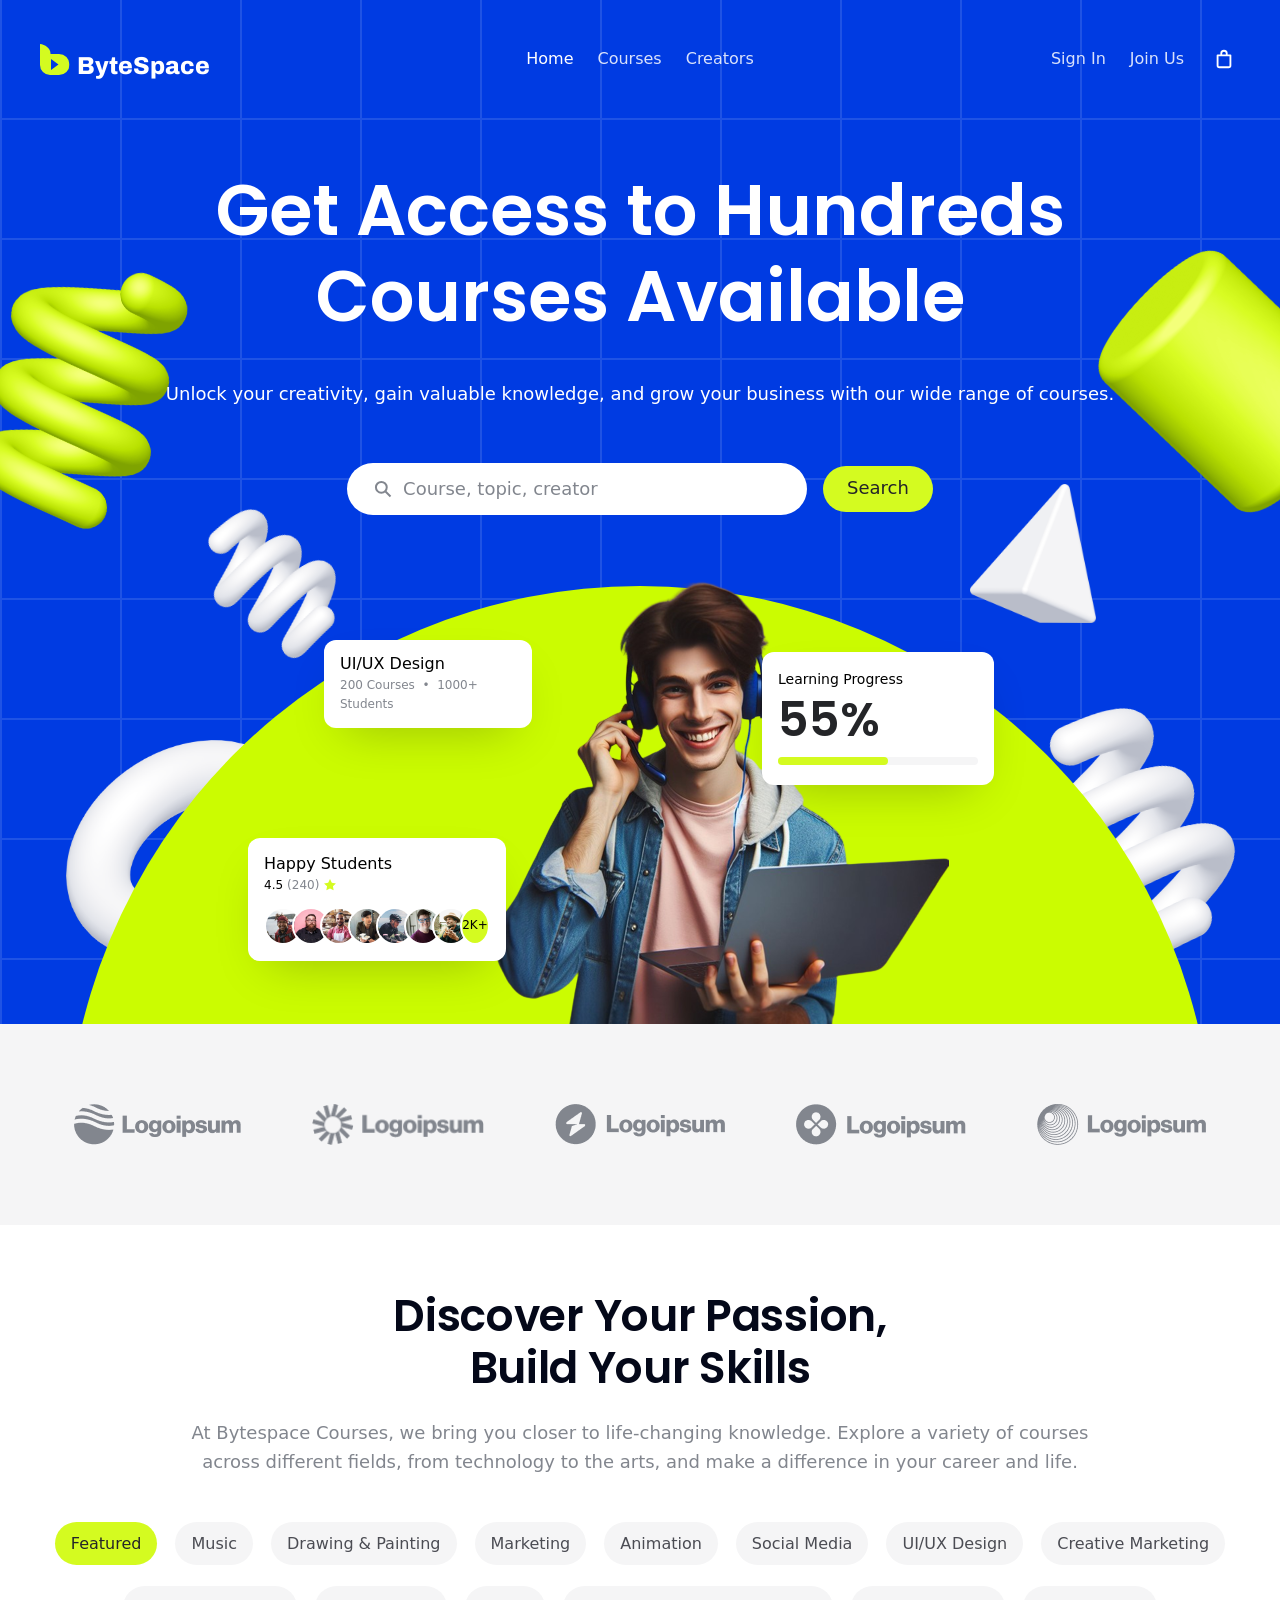
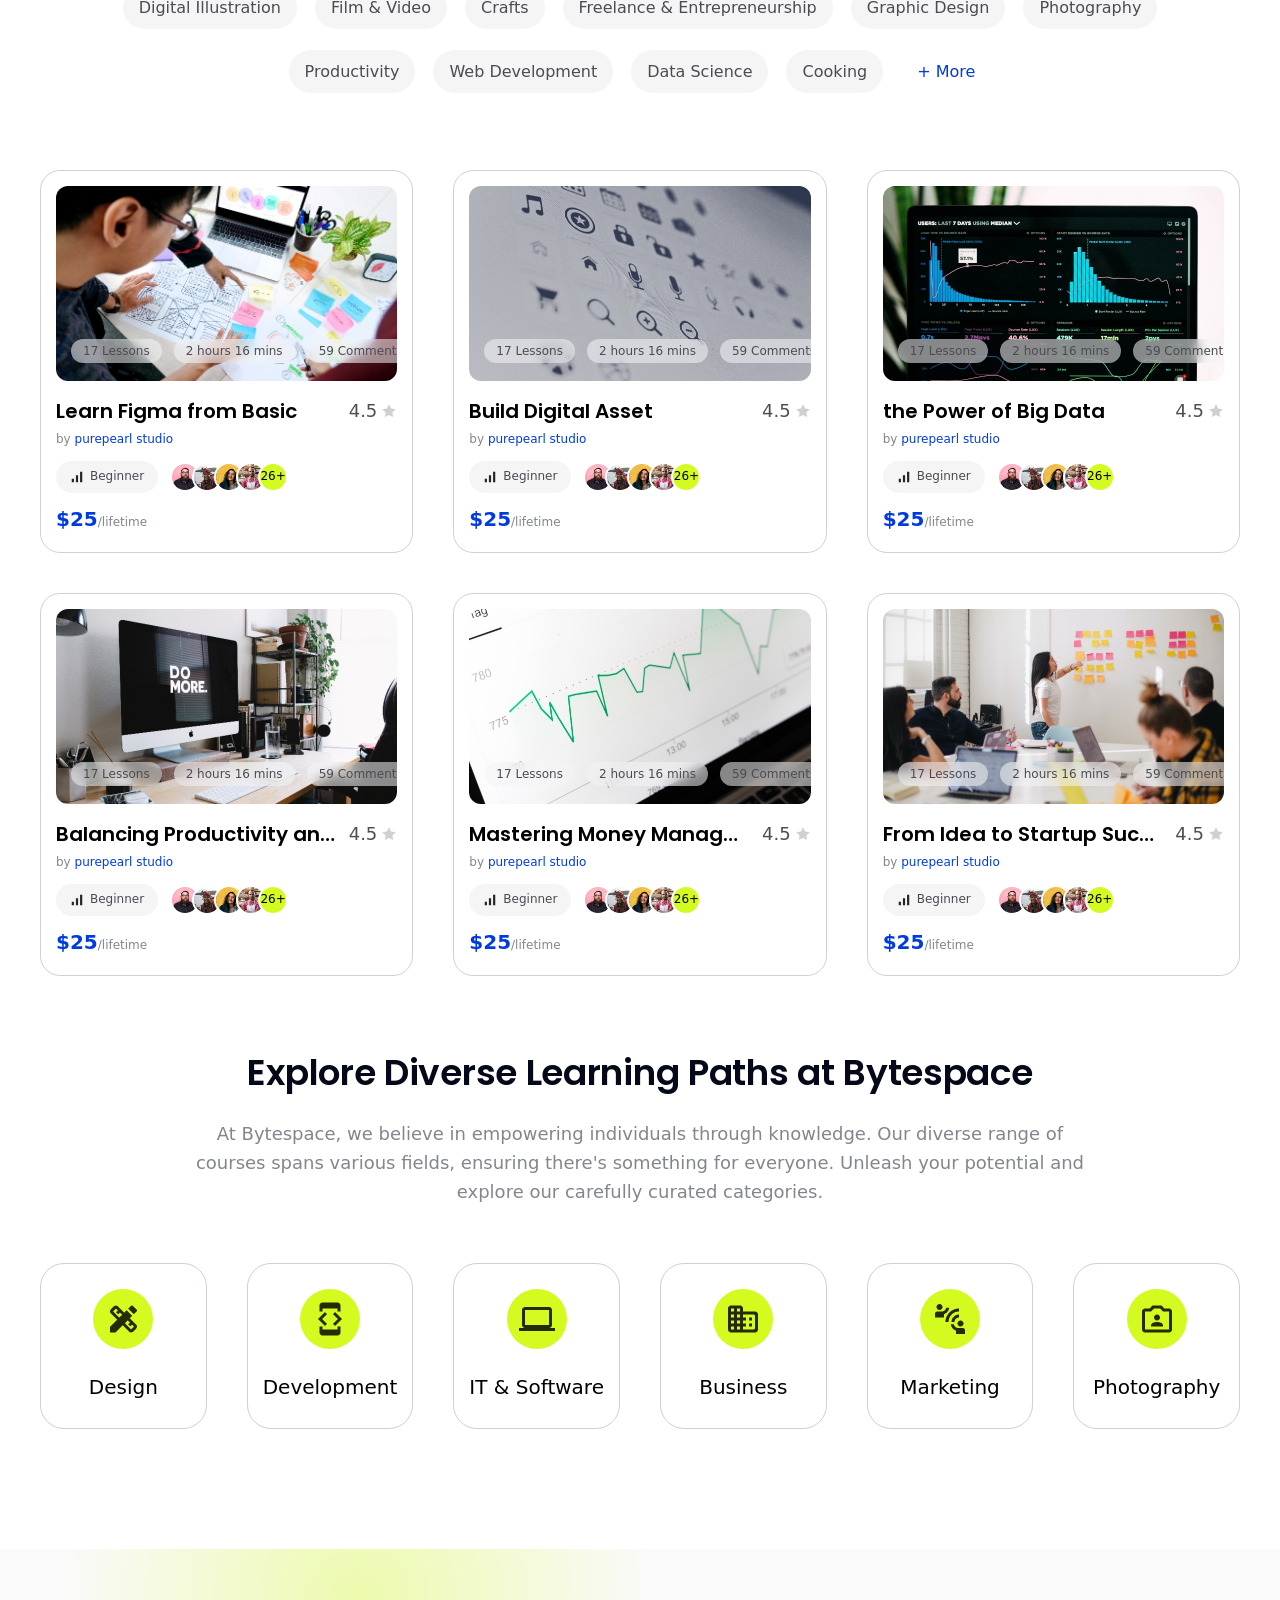
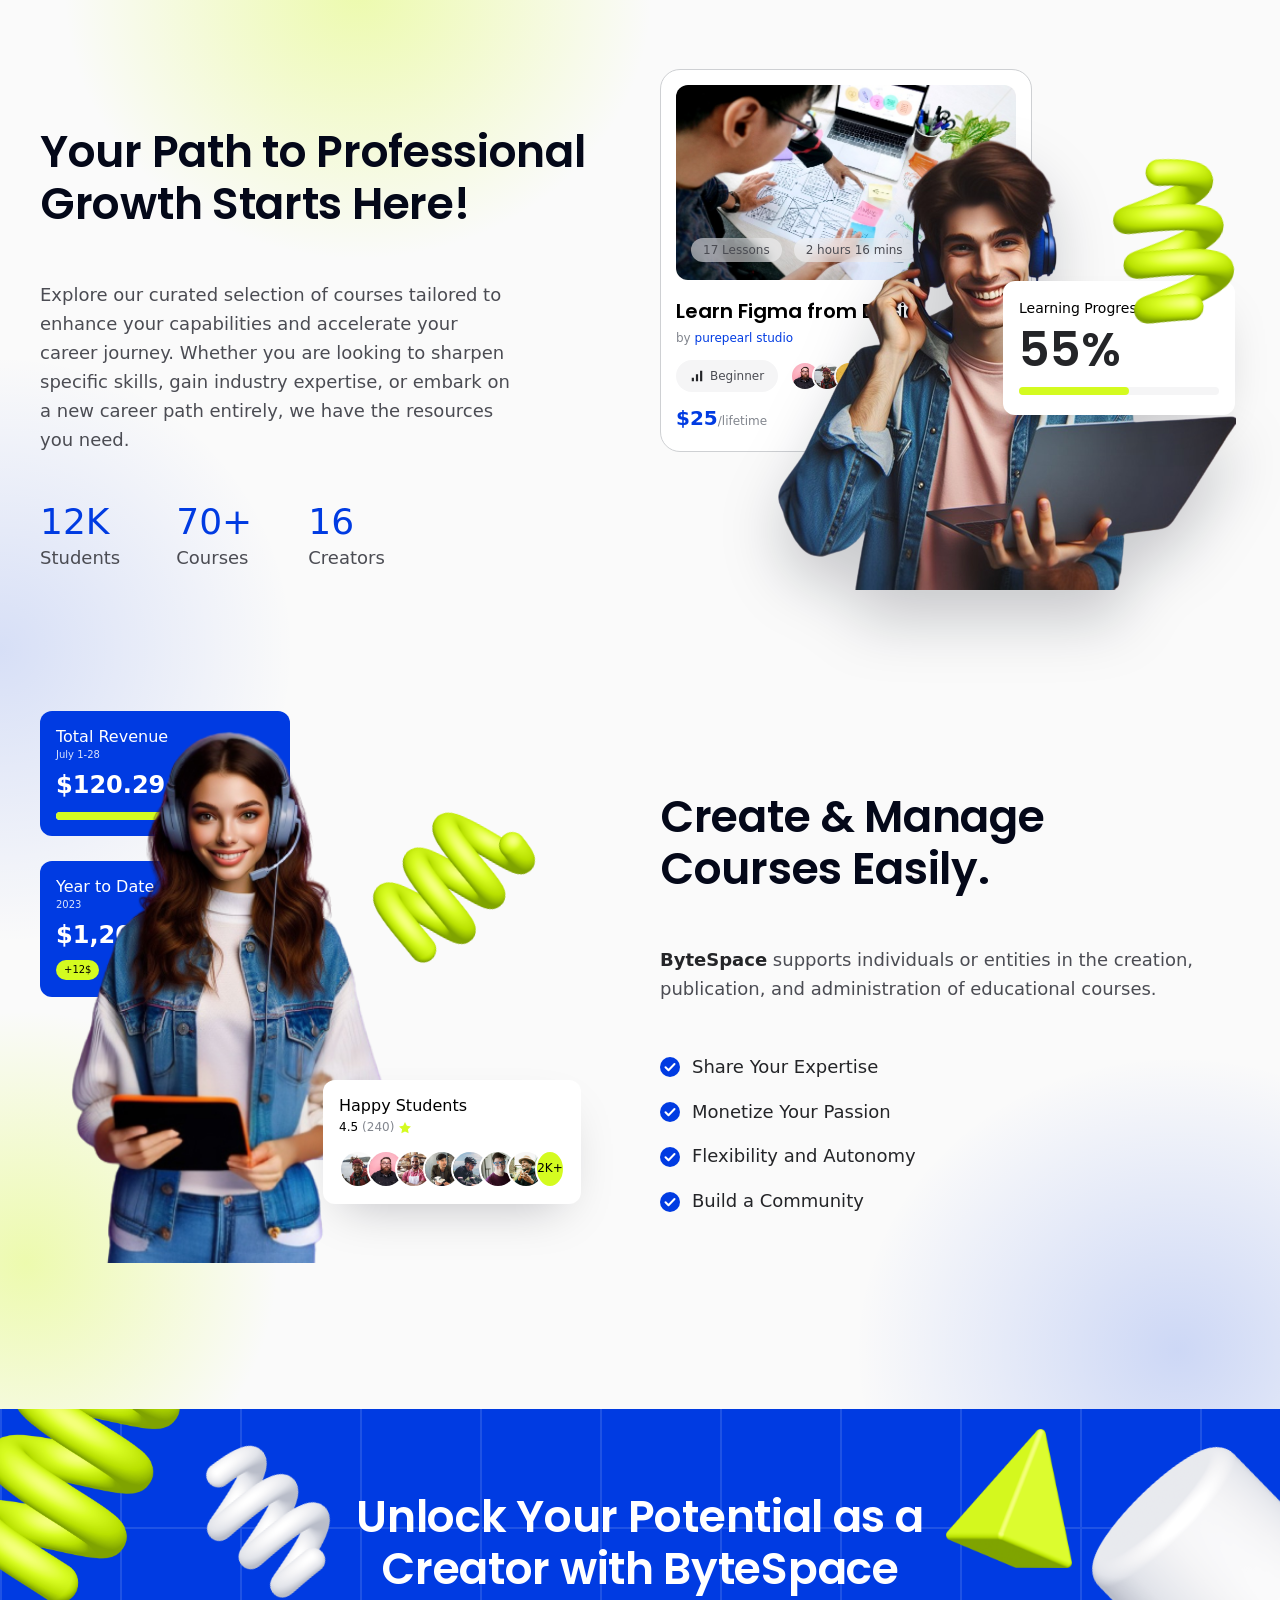
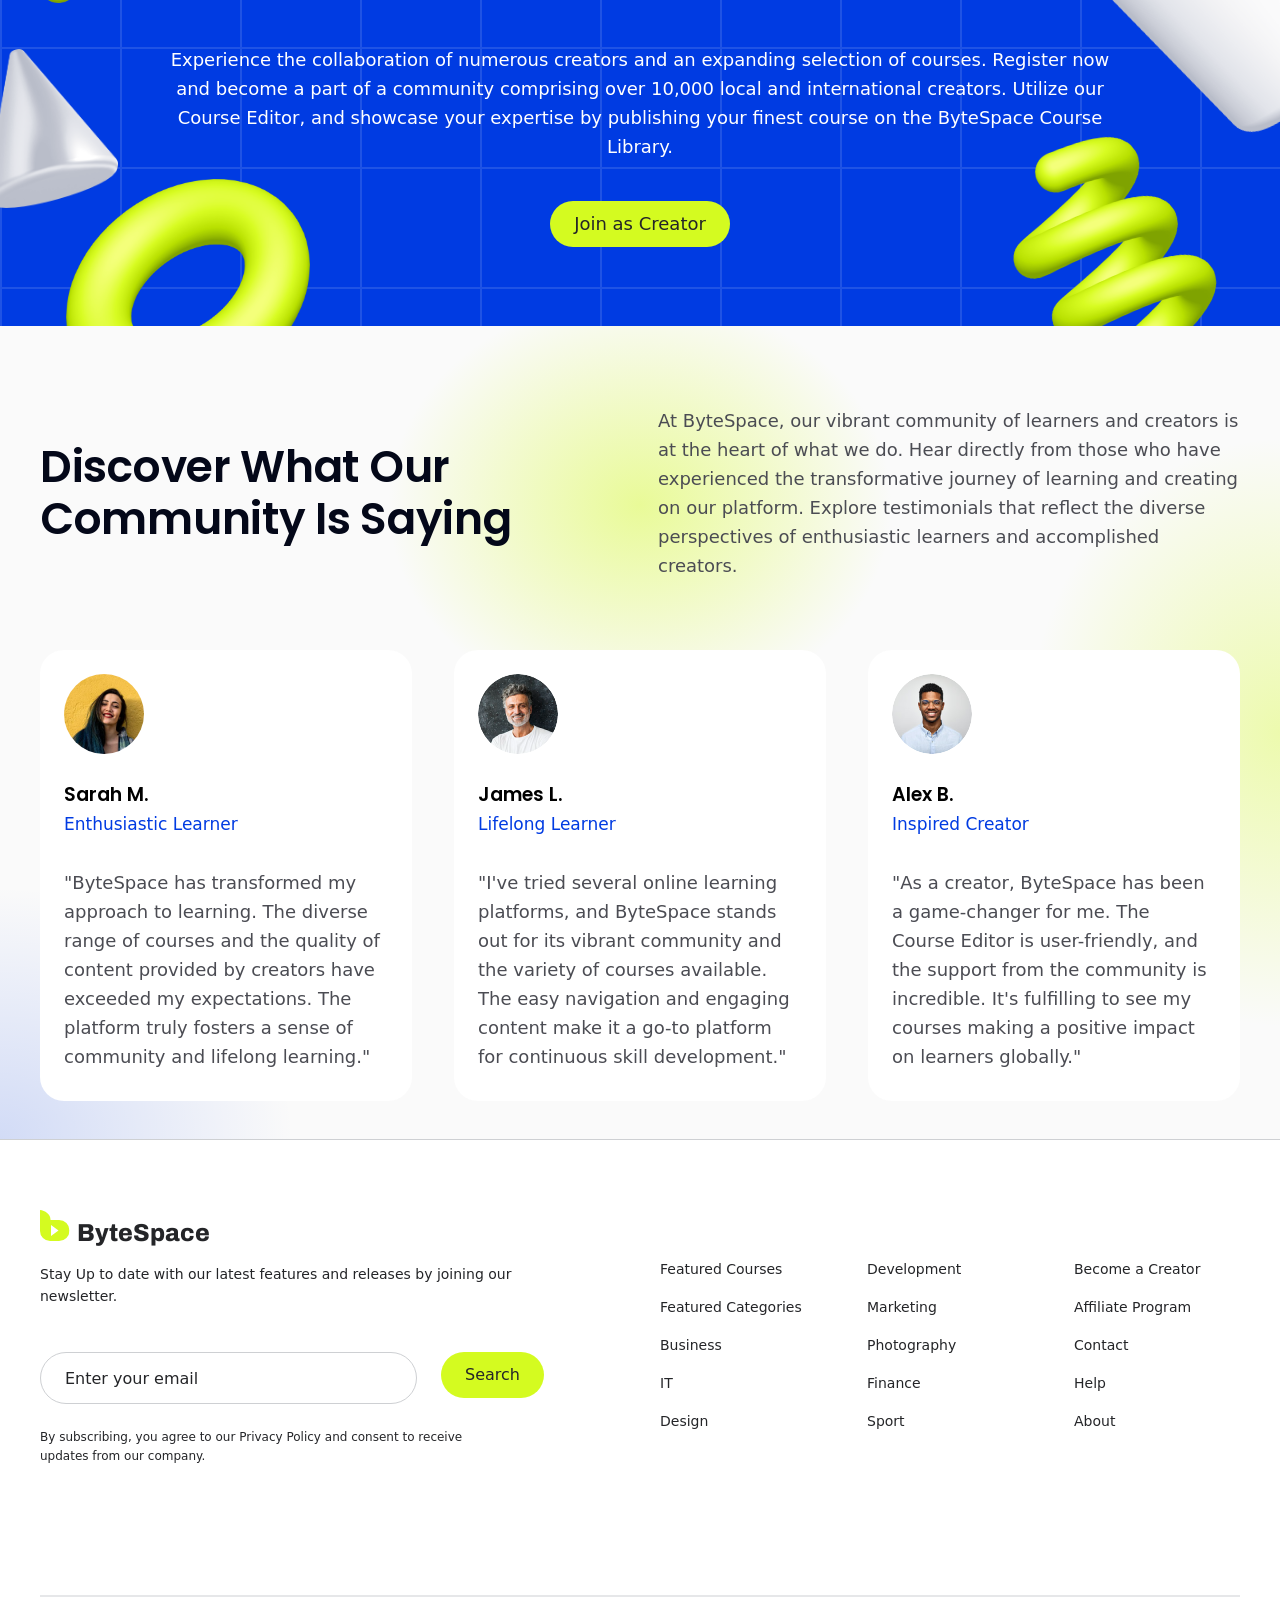
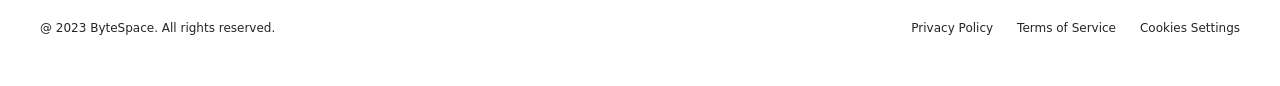
<file: index.html>
<!DOCTYPE html>
<html lang="en">
<head>
  <meta charset="UTF-8">
  <meta name="viewport" content="width=device-width, initial-scale=1.0">
  <title>ByteSpace — Learn, Create &amp; Grow</title>
  <meta name="description" content="Get access to hundreds of courses. Unlock your creativity, gain valuable knowledge, and grow your business with ByteSpace.">
  <link rel="preconnect" href="https://fonts.googleapis.com">
  <link rel="preconnect" href="https://fonts.gstatic.com" crossorigin>
  <link href="https://fonts.googleapis.com/css2?family=Archivo:wdth,wght@62..125,800&family=Poppins:wght@500;600&display=swap" rel="stylesheet">
  <link href="https://api.fontshare.com/v2/css?f[]=satoshi@400,500,700&display=swap" rel="stylesheet">
  <link rel="stylesheet" href="css/style.css">
</head>
<body>

  <!-- Reusable icons: defined once, used with <svg><use href="#id"/></svg> -->
  <svg width="0" height="0" style="position:absolute" aria-hidden="true">
    <symbol id="i-logo" viewBox="0 0 29.5 31"><path fill="currentColor" fill-rule="evenodd" d="M0 0c5 .5 10.5 4 10.5 9.5V10H19a10.5 10.5 0 0 1 0 21h-9A10 10 0 0 1 0 21V0Zm11 15v11l7.5-5.5L11 15Z"/></symbol>
    <symbol id="i-bag" viewBox="0 0 24 24"><path d="M5 8h14v11a2 2 0 0 1-2 2H7a2 2 0 0 1-2-2V8Zm4 0V6a3 3 0 0 1 6 0v2" fill="none" stroke="currentColor" stroke-width="2" stroke-linejoin="round"/></symbol>
    <symbol id="i-menu" viewBox="0 0 24 24"><path d="M4 7h16M4 12h16M4 17h16" fill="none" stroke="currentColor" stroke-width="2"/></symbol>
    <symbol id="i-close" viewBox="0 0 24 24"><path d="M6 6l12 12M18 6L6 18" fill="none" stroke="currentColor" stroke-width="2"/></symbol>
    <symbol id="i-search" viewBox="0 0 24 24"><g fill="none" stroke="currentColor" stroke-width="2.4"><circle cx="10" cy="10" r="6.5"/><path d="m15 15 6 6"/></g></symbol>
    <symbol id="i-star" viewBox="0 0 20 20"><path fill="currentColor" d="M10 1.5l2.6 5.3 5.9.9-4.3 4.1 1 5.8L10 14.9l-5.2 2.7 1-5.8L1.5 7.7l5.9-.9L10 1.5z"/></symbol>
    <symbol id="i-level" viewBox="0 0 16 16"><path fill="currentColor" d="M2 10h2.5v4H2zM6.75 6h2.5v8h-2.5zM11.5 2H14v12h-2.5z"/></symbol>
    <symbol id="i-check" viewBox="0 0 20 20"><circle cx="10" cy="10" r="10" fill="currentColor"/><path d="M5.5 10.2l3 3 6-6.2" fill="none" stroke="#fff" stroke-width="2" stroke-linecap="round" stroke-linejoin="round"/></symbol>
  </svg>

  <!-- ================= HERO (with header) ================= -->
  <section class="hero grid-bg">
    <img class="shape shape--1" src="images/shapes/spring-b-lime.png" alt="">
    <img class="shape shape--2" src="images/shapes/spring-a-white.png" alt="">
    <img class="shape shape--3" src="images/shapes/ring-white.png" alt="">
    <img class="shape shape--4" src="images/shapes/cylinder-lime.png" alt="">
    <img class="shape shape--5" src="images/shapes/pyramid-white.png" alt="">
    <img class="shape shape--6" src="images/shapes/spring-a-white.png" alt="">

    <header class="header" id="header">
      <nav class="container nav" aria-label="Main">
        <a href="index.html" class="logo" aria-label="ByteSpace home">
          <svg class="logo__mark" aria-hidden="true"><use href="#i-logo"/></svg>
          <span class="logo__text">ByteSpace</span>
        </a>

        <ul class="nav__links">
          <li><a href="#" class="is-active" aria-current="page">Home</a></li>
          <li><a href="#courses">Courses</a></li>
          <li><a href="#creator">Creators</a></li>
        </ul>

        <div class="nav__end">
          <div class="nav__actions">
            <a href="login.html">Sign In</a>
            <a href="signup.html">Join Us</a>
          </div>
          <a href="#" class="nav__cart" aria-label="Cart"><svg aria-hidden="true"><use href="#i-bag"/></svg></a>
          <button type="button" class="nav__toggle" id="nav-toggle" aria-label="Toggle menu" aria-expanded="false" aria-controls="mobile-menu">
            <svg class="icon-open" aria-hidden="true"><use href="#i-menu"/></svg>
            <svg class="icon-close" aria-hidden="true"><use href="#i-close"/></svg>
          </button>
        </div>
      </nav>

      <div class="mobile-menu" id="mobile-menu">
        <ul>
          <li><a href="#">Home</a></li>
          <li><a href="#courses">Courses</a></li>
          <li><a href="#creator">Creators</a></li>
        </ul>
        <div class="mobile-menu__actions">
          <a href="login.html" class="btn btn--brand">Sign In</a>
          <a href="signup.html" class="btn btn--lime">Join Us</a>
        </div>
      </div>
    </header>

    <div class="container hero__content">
      <h1 class="hero__title">Get Access to Hundreds<br> Courses Available</h1>
      <p class="hero__text">Unlock your creativity, gain valuable knowledge, and grow your business with our wide range of courses.</p>

      <form class="search" action="#courses" role="search">
        <div class="search__field">
          <label for="hero-search" class="sr-only">Search courses</label>
          <svg aria-hidden="true"><use href="#i-search"/></svg>
          <input id="hero-search" type="search" placeholder="Course, topic, creator">
        </div>
        <button type="submit" class="btn btn--lime">Search</button>
      </form>
    </div>

    <div class="hero__stage">
      <div class="hero__circle"></div>
      <img class="hero__boy" src="images/hero-boy.png" alt="Smiling student with headphones holding a laptop" width="516" height="483">

      <div class="info-card hero__card-course">
        <p class="info-card__title">UI/UX Design</p>
        <p class="info-card__meta">200 Courses &nbsp;•&nbsp; 1000+ Students</p>
      </div>
      <div class="info-card progress-card hero__card-progress">
            <p class="progress-card__title">Learning Progress</p>
            <p class="progress-card__value">55%</p>
            <div class="progress"><div class="progress__bar"></div></div>
          </div>
      <div class="info-card students-card hero__card-students">
            <p class="info-card__title">Happy Students</p>
            <p class="info-card__meta"><strong>4.5</strong> (240) <svg class="star" aria-hidden="true"><use href="#i-star"/></svg></p>
            <div class="avatars avatars--lg"><img src="images/avatars/avatar-2.jpg" alt=""><img src="images/avatars/avatar-7.jpg" alt=""><img src="images/avatars/avatar-5.jpg" alt=""><img src="images/avatars/avatar-6.jpg" alt=""><img src="images/avatars/avatar-8.jpg" alt=""><img src="images/avatars/avatar-4.jpg" alt=""><img src="images/avatars/avatar-3.jpg" alt=""><span class="avatars__more">2K+</span></div>
          </div>
    </div>
  </section>

  <main>
    <!-- ================= LOGO STRIP ================= -->
    <section class="brands" aria-label="Trusted by">
      <div class="container">
        <div class="brands__list">
          <img src="images/logos/logo-1.png" alt="Logoipsum">
          <img src="images/logos/logo-2.png" alt="Logoipsum">
          <img src="images/logos/logo-3.png" alt="Logoipsum">
          <img src="images/logos/logo-4.png" alt="Logoipsum">
          <img src="images/logos/logo-5.png" alt="Logoipsum">
        </div>
      </div>
    </section>

    <!-- ================= COURSES ================= -->
    <section class="courses" id="courses">
      <div class="container">
        <div class="section-head">
          <h2 class="heading">Discover Your Passion,<br> Build Your Skills</h2>
          <p class="intro">At Bytespace Courses, we bring you closer to life-changing knowledge. Explore a variety of courses across different fields, from technology to the arts, and make a difference in your career and life.</p>
        </div>

        <div class="chips" aria-label="Course categories">
          <div class="chips__row">
            <button type="button" class="chip is-active" aria-pressed="true">Featured</button>
            <button type="button" class="chip" aria-pressed="false">Music</button>
            <button type="button" class="chip" aria-pressed="false">Drawing &amp; Painting</button>
            <button type="button" class="chip" aria-pressed="false">Marketing</button>
            <button type="button" class="chip" aria-pressed="false">Animation</button>
            <button type="button" class="chip" aria-pressed="false">Social Media</button>
            <button type="button" class="chip" aria-pressed="false">UI/UX Design</button>
            <button type="button" class="chip" aria-pressed="false">Creative Marketing</button>
          </div>
          <div class="chips__row">
            <button type="button" class="chip" aria-pressed="false">Digital Illustration</button>
            <button type="button" class="chip" aria-pressed="false">Film &amp; Video</button>
            <button type="button" class="chip" aria-pressed="false">Crafts</button>
            <button type="button" class="chip" aria-pressed="false">Freelance &amp; Entrepreneurship</button>
            <button type="button" class="chip" aria-pressed="false">Graphic Design</button>
            <button type="button" class="chip" aria-pressed="false">Photography</button>
          </div>
          <div class="chips__row">
            <button type="button" class="chip" aria-pressed="false">Productivity</button>
            <button type="button" class="chip" aria-pressed="false">Web Development</button>
            <button type="button" class="chip" aria-pressed="false">Data Science</button>
            <button type="button" class="chip" aria-pressed="false">Cooking</button>
            <button type="button" class="chip chip--more">+ More</button>
          </div>
        </div>

        <div class="course-grid">
          <article class="course-card">
            <div class="course-card__media">
              <img src="images/courses/course-1.jpg" alt="" width="341" height="195" loading="lazy">
              <div class="course-card__tags"><span>17 Lessons</span><span>2 hours 16 mins</span><span>59 Comments</span></div>
            </div>
            <div class="course-card__head">
              <h3 class="course-card__title"><a href="#">Learn Figma from Basic</a></h3>
              <span class="rating" aria-label="Rated 4.5 out of 5">4.5 <svg class="star" aria-hidden="true"><use href="#i-star"/></svg></span>
            </div>
            <p class="course-card__by">by <a href="#">purepearl studio</a></p>
            <div class="course-card__row">
              <span class="level"><svg aria-hidden="true"><use href="#i-level"/></svg>Beginner</span>
              <div class="avatars" aria-label="26+ students enrolled">
                <img src="images/avatars/avatar-7.jpg" alt=""><img src="images/avatars/avatar-2.jpg" alt=""><img src="images/avatars/avatar-1.jpg" alt=""><img src="images/avatars/avatar-5.jpg" alt=""><span class="avatars__more">26+</span>
              </div>
            </div>
            <p class="price"><strong>$25</strong>/lifetime</p>
          </article>

          <article class="course-card">
            <div class="course-card__media">
              <img src="images/courses/course-2.jpg" alt="" width="341" height="195" loading="lazy">
              <div class="course-card__tags"><span>17 Lessons</span><span>2 hours 16 mins</span><span>59 Comments</span></div>
            </div>
            <div class="course-card__head">
              <h3 class="course-card__title"><a href="#">Build Digital Asset</a></h3>
              <span class="rating" aria-label="Rated 4.5 out of 5">4.5 <svg class="star" aria-hidden="true"><use href="#i-star"/></svg></span>
            </div>
            <p class="course-card__by">by <a href="#">purepearl studio</a></p>
            <div class="course-card__row">
              <span class="level"><svg aria-hidden="true"><use href="#i-level"/></svg>Beginner</span>
              <div class="avatars" aria-label="26+ students enrolled">
                <img src="images/avatars/avatar-7.jpg" alt=""><img src="images/avatars/avatar-2.jpg" alt=""><img src="images/avatars/avatar-1.jpg" alt=""><img src="images/avatars/avatar-5.jpg" alt=""><span class="avatars__more">26+</span>
              </div>
            </div>
            <p class="price"><strong>$25</strong>/lifetime</p>
          </article>

          <article class="course-card">
            <div class="course-card__media">
              <img src="images/courses/course-3.jpg" alt="" width="341" height="195" loading="lazy">
              <div class="course-card__tags"><span>17 Lessons</span><span>2 hours 16 mins</span><span>59 Comments</span></div>
            </div>
            <div class="course-card__head">
              <h3 class="course-card__title"><a href="#">the Power of Big Data</a></h3>
              <span class="rating" aria-label="Rated 4.5 out of 5">4.5 <svg class="star" aria-hidden="true"><use href="#i-star"/></svg></span>
            </div>
            <p class="course-card__by">by <a href="#">purepearl studio</a></p>
            <div class="course-card__row">
              <span class="level"><svg aria-hidden="true"><use href="#i-level"/></svg>Beginner</span>
              <div class="avatars" aria-label="26+ students enrolled">
                <img src="images/avatars/avatar-7.jpg" alt=""><img src="images/avatars/avatar-2.jpg" alt=""><img src="images/avatars/avatar-1.jpg" alt=""><img src="images/avatars/avatar-5.jpg" alt=""><span class="avatars__more">26+</span>
              </div>
            </div>
            <p class="price"><strong>$25</strong>/lifetime</p>
          </article>

          <article class="course-card">
            <div class="course-card__media">
              <img src="images/courses/course-4.jpg" alt="" width="341" height="195" loading="lazy">
              <div class="course-card__tags"><span>17 Lessons</span><span>2 hours 16 mins</span><span>59 Comments</span></div>
            </div>
            <div class="course-card__head">
              <h3 class="course-card__title"><a href="#">Balancing Productivity and Wellbeing</a></h3>
              <span class="rating" aria-label="Rated 4.5 out of 5">4.5 <svg class="star" aria-hidden="true"><use href="#i-star"/></svg></span>
            </div>
            <p class="course-card__by">by <a href="#">purepearl studio</a></p>
            <div class="course-card__row">
              <span class="level"><svg aria-hidden="true"><use href="#i-level"/></svg>Beginner</span>
              <div class="avatars" aria-label="26+ students enrolled">
                <img src="images/avatars/avatar-7.jpg" alt=""><img src="images/avatars/avatar-2.jpg" alt=""><img src="images/avatars/avatar-1.jpg" alt=""><img src="images/avatars/avatar-5.jpg" alt=""><span class="avatars__more">26+</span>
              </div>
            </div>
            <p class="price"><strong>$25</strong>/lifetime</p>
          </article>

          <article class="course-card">
            <div class="course-card__media">
              <img src="images/courses/course-5.jpg" alt="" width="341" height="195" loading="lazy">
              <div class="course-card__tags"><span>17 Lessons</span><span>2 hours 16 mins</span><span>59 Comments</span></div>
            </div>
            <div class="course-card__head">
              <h3 class="course-card__title"><a href="#">Mastering Money Management</a></h3>
              <span class="rating" aria-label="Rated 4.5 out of 5">4.5 <svg class="star" aria-hidden="true"><use href="#i-star"/></svg></span>
            </div>
            <p class="course-card__by">by <a href="#">purepearl studio</a></p>
            <div class="course-card__row">
              <span class="level"><svg aria-hidden="true"><use href="#i-level"/></svg>Beginner</span>
              <div class="avatars" aria-label="26+ students enrolled">
                <img src="images/avatars/avatar-7.jpg" alt=""><img src="images/avatars/avatar-2.jpg" alt=""><img src="images/avatars/avatar-1.jpg" alt=""><img src="images/avatars/avatar-5.jpg" alt=""><span class="avatars__more">26+</span>
              </div>
            </div>
            <p class="price"><strong>$25</strong>/lifetime</p>
          </article>

          <article class="course-card">
            <div class="course-card__media">
              <img src="images/courses/course-6.jpg" alt="" width="341" height="195" loading="lazy">
              <div class="course-card__tags"><span>17 Lessons</span><span>2 hours 16 mins</span><span>59 Comments</span></div>
            </div>
            <div class="course-card__head">
              <h3 class="course-card__title"><a href="#">From Idea to Startup Success</a></h3>
              <span class="rating" aria-label="Rated 4.5 out of 5">4.5 <svg class="star" aria-hidden="true"><use href="#i-star"/></svg></span>
            </div>
            <p class="course-card__by">by <a href="#">purepearl studio</a></p>
            <div class="course-card__row">
              <span class="level"><svg aria-hidden="true"><use href="#i-level"/></svg>Beginner</span>
              <div class="avatars" aria-label="26+ students enrolled">
                <img src="images/avatars/avatar-7.jpg" alt=""><img src="images/avatars/avatar-2.jpg" alt=""><img src="images/avatars/avatar-1.jpg" alt=""><img src="images/avatars/avatar-5.jpg" alt=""><span class="avatars__more">26+</span>
              </div>
            </div>
            <p class="price"><strong>$25</strong>/lifetime</p>
          </article>
        </div>
      </div>
    </section>

    <!-- ================= LEARNING PATHS ================= -->
    <section class="paths">
      <div class="container">
        <div class="section-head">
          <h2 class="heading heading--md">Explore Diverse Learning Paths at Bytespace</h2>
          <p class="intro">At Bytespace, we believe in empowering individuals through knowledge. Our diverse range of courses spans various fields, ensuring there's something for everyone. Unleash your potential and explore our carefully curated categories.</p>
        </div>

        <div class="path-grid">
          <a href="#courses" class="path-card">
            <span class="path-card__icon"><img src="images/icons/path-1.png" alt=""></span>
            Design
          </a>
          <a href="#courses" class="path-card">
            <span class="path-card__icon"><img src="images/icons/path-2.png" alt=""></span>
            Development
          </a>
          <a href="#courses" class="path-card">
            <span class="path-card__icon"><img src="images/icons/path-3.png" alt=""></span>
            IT &amp; Software
          </a>
          <a href="#courses" class="path-card">
            <span class="path-card__icon"><img src="images/icons/path-4.png" alt=""></span>
            Business
          </a>
          <a href="#courses" class="path-card">
            <span class="path-card__icon"><img src="images/icons/path-5.png" alt=""></span>
            Marketing
          </a>
          <a href="#courses" class="path-card">
            <span class="path-card__icon"><img src="images/icons/path-6.png" alt=""></span>
            Photography
          </a>
        </div>
      </div>
    </section>

    <div class="features">
      <!-- ================= PROFESSIONAL GROWTH ================= -->
      <section class="growth">
        <div class="container split">
          <div>
            <h2 class="heading">Your Path to Professional Growth Starts Here!</h2>
            <p class="intro">Explore our curated selection of courses tailored to enhance your capabilities and accelerate your career journey. Whether you are looking to sharpen specific skills, gain industry expertise, or embark on a new career path entirely, we have the resources you need.</p>
            <dl class="stats">
              <div><dt>Students</dt><dd>12K</dd></div>
              <div><dt>Courses</dt><dd>70+</dd></div>
              <div><dt>Creators</dt><dd>16</dd></div>
            </dl>
          </div>

          <div class="growth__visual" aria-hidden="true">
            <article class="course-card">
              <div class="course-card__media">
                <img src="images/courses/course-1.jpg" alt="" width="341" height="195" loading="lazy">
                <div class="course-card__tags"><span>17 Lessons</span><span>2 hours 16 mins</span><span>59 Comments</span></div>
              </div>
              <div class="course-card__head">
                <h3 class="course-card__title"><a href="#">Learn Figma from Basic</a></h3>
                <span class="rating" aria-label="Rated 4.5 out of 5">4.5 <svg class="star" aria-hidden="true"><use href="#i-star"/></svg></span>
              </div>
              <p class="course-card__by">by <a href="#">purepearl studio</a></p>
              <div class="course-card__row">
                <span class="level"><svg aria-hidden="true"><use href="#i-level"/></svg>Beginner</span>
                <div class="avatars" aria-label="26+ students enrolled">
                  <img src="images/avatars/avatar-7.jpg" alt=""><img src="images/avatars/avatar-2.jpg" alt=""><img src="images/avatars/avatar-1.jpg" alt=""><img src="images/avatars/avatar-5.jpg" alt=""><span class="avatars__more">26+</span>
                </div>
              </div>
              <p class="price"><strong>$25</strong>/lifetime</p>
            </article>
            <img class="growth__boy" src="images/hero-boy.png" alt="">
            <div class="info-card progress-card ">
            <p class="progress-card__title">Learning Progress</p>
            <p class="progress-card__value">55%</p>
            <div class="progress"><div class="progress__bar"></div></div>
          </div>
            <img class="shape" src="images/shapes/spring-a-lime.png" alt="">
          </div>
        </div>
      </section>

      <!-- ================= CREATE & MANAGE ================= -->
      <section class="create">
        <div class="container split">
          <div class="create__visual" aria-hidden="true">
            <div class="money-card money-card--revenue">
              <p class="money-card__title">Total Revenue</p>
              <p class="money-card__date">July 1-28</p>
              <p class="money-card__value">$120.29</p>
              <div class="progress"><div class="progress__bar"></div></div>
            </div>
            <div class="money-card money-card--ytd">
              <p class="money-card__title">Year to Date</p>
              <p class="money-card__date">2023</p>
              <p class="money-card__value">$1,200.38</p>
              <span class="money-card__badge">+12$</span>
            </div>
            <img class="create__girl" src="images/creator-girl.png" alt="">
            <img class="shape" src="images/shapes/spring-b-lime.png" alt="">
            <div class="info-card students-card ">
            <p class="info-card__title">Happy Students</p>
            <p class="info-card__meta"><strong>4.5</strong> (240) <svg class="star" aria-hidden="true"><use href="#i-star"/></svg></p>
            <div class="avatars avatars--lg"><img src="images/avatars/avatar-2.jpg" alt=""><img src="images/avatars/avatar-7.jpg" alt=""><img src="images/avatars/avatar-5.jpg" alt=""><img src="images/avatars/avatar-6.jpg" alt=""><img src="images/avatars/avatar-8.jpg" alt=""><img src="images/avatars/avatar-4.jpg" alt=""><img src="images/avatars/avatar-3.jpg" alt=""><span class="avatars__more">2K+</span></div>
          </div>
          </div>

          <div>
            <h2 class="heading">Create &amp; Manage<br> Courses Easily.</h2>
            <p class="intro"><strong>ByteSpace</strong> supports individuals or entities in the creation, publication, and administration of educational courses.</p>
            <ul class="checklist">
              <li><svg aria-hidden="true"><use href="#i-check"/></svg>Share Your Expertise</li>
              <li><svg aria-hidden="true"><use href="#i-check"/></svg>Monetize Your Passion</li>
              <li><svg aria-hidden="true"><use href="#i-check"/></svg>Flexibility and Autonomy</li>
              <li><svg aria-hidden="true"><use href="#i-check"/></svg>Build a Community</li>
            </ul>
          </div>
        </div>
      </section>
    </div>

    <!-- ================= CREATOR CTA ================= -->
    <section class="cta grid-bg" id="creator">
      <img class="shape shape--1" src="images/shapes/spring-b-lime.png" alt="">
      <img class="shape shape--2" src="images/shapes/spring-a-white.png" alt="">
      <img class="shape shape--3" src="images/shapes/cone-white.png" alt="">
      <img class="shape shape--4" src="images/shapes/ring-lime.png" alt="">
      <img class="shape shape--5" src="images/shapes/pyramid-lime.png" alt="">
      <img class="shape shape--6" src="images/shapes/cylinder-white.png" alt="">
      <img class="shape shape--7" src="images/shapes/spring-a-lime.png" alt="">

      <div class="container">
        <h2 class="heading heading--light">Unlock Your Potential as a<br> Creator with ByteSpace</h2>
        <p class="cta__text">Experience the collaboration of numerous creators and an expanding selection of courses. Register now and become a part of a community comprising over 10,000 local and international creators. Utilize our Course Editor, and showcase your expertise by publishing your finest course on the ByteSpace Course Library.</p>
        <a href="signup.html" class="btn btn--lime">Join as Creator</a>
      </div>
    </section>

    <!-- ================= TESTIMONIALS ================= -->
    <section class="testimonials">
      <div class="container">
        <div class="testimonials__head">
          <h2 class="heading">Discover What Our<br> Community Is Saying</h2>
          <p class="intro">At ByteSpace, our vibrant community of learners and creators is at the heart of what we do. Hear directly from those who have experienced the transformative journey of learning and creating on our platform. Explore testimonials that reflect the diverse perspectives of enthusiastic learners and accomplished creators.</p>
        </div>

        <div class="review-grid">
          <figure class="review">
            <img class="review__avatar" src="images/avatars/avatar-1.jpg" alt="Sarah M.">
            <figcaption>
              <p class="review__name">Sarah M.</p>
              <p class="review__role">Enthusiastic Learner</p>
            </figcaption>
            <blockquote>"ByteSpace has transformed my approach to learning. The diverse range of courses and the quality of content provided by creators have exceeded my expectations. The platform truly fosters a sense of community and lifelong learning."</blockquote>
          </figure>

          <figure class="review">
            <img class="review__avatar" src="images/avatars/avatar-james.png" alt="James L.">
            <figcaption>
              <p class="review__name">James L.</p>
              <p class="review__role">Lifelong Learner</p>
            </figcaption>
            <blockquote>"I've tried several online learning platforms, and ByteSpace stands out for its vibrant community and the variety of courses available. The easy navigation and engaging content make it a go-to platform for continuous skill development."</blockquote>
          </figure>

          <figure class="review">
            <img class="review__avatar" src="images/avatars/avatar-alex.png" alt="Alex B.">
            <figcaption>
              <p class="review__name">Alex B.</p>
              <p class="review__role">Inspired Creator</p>
            </figcaption>
            <blockquote>"As a creator, ByteSpace has been a game-changer for me. The Course Editor is user-friendly, and the support from the community is incredible. It's fulfilling to see my courses making a positive impact on learners globally."</blockquote>
          </figure>
        </div>
      </div>
    </section>
  </main>

  <!-- ================= FOOTER ================= -->
  <footer class="footer">
    <div class="container footer__top">
      <div>
        <a href="index.html" class="logo logo--dark footer__logo" aria-label="ByteSpace home">
          <svg class="logo__mark" aria-hidden="true"><use href="#i-logo"/></svg>
          <span class="logo__text">ByteSpace</span>
        </a>
        <p class="footer__text">Stay Up to date with our latest features and releases by joining our newsletter.</p>
        <form class="newsletter" id="newsletter-form">
          <label for="newsletter" class="sr-only">Email address</label>
          <input id="newsletter" type="email" required placeholder="Enter your email">
          <button type="submit" class="btn btn--lime">Search</button>
        </form>
        <p class="newsletter__msg" id="newsletter-msg" role="status"></p>
        <p class="footer__note">By subscribing, you agree to our Privacy Policy and consent to receive updates from our company.</p>
      </div>

      <nav class="footer__links" aria-label="Footer">
        <ul>
          <li><a href="#courses">Featured Courses</a></li>
          <li><a href="#">Featured Categories</a></li>
          <li><a href="#">Business</a></li>
          <li><a href="#">IT</a></li>
          <li><a href="#">Design</a></li>
        </ul>
        <ul>
          <li><a href="#">Development</a></li>
          <li><a href="#">Marketing</a></li>
          <li><a href="#">Photography</a></li>
          <li><a href="#">Finance</a></li>
          <li><a href="#">Sport</a></li>
        </ul>
        <ul>
          <li><a href="#creator">Become a Creator</a></li>
          <li><a href="#">Affiliate Program</a></li>
          <li><a href="#">Contact</a></li>
          <li><a href="#">Help</a></li>
          <li><a href="#">About</a></li>
        </ul>
      </nav>
    </div>

    <div class="container">
      <div class="footer__bottom">
        <p>@ 2023 ByteSpace. All rights reserved.</p>
        <ul class="footer__legal">
          <li><a href="#">Privacy Policy</a></li>
          <li><a href="#">Terms of Service</a></li>
          <li><a href="#">Cookies Settings</a></li>
        </ul>
      </div>
    </div>
  </footer>

  <script src="js/main.js"></script>
</body>
</html>
</file>
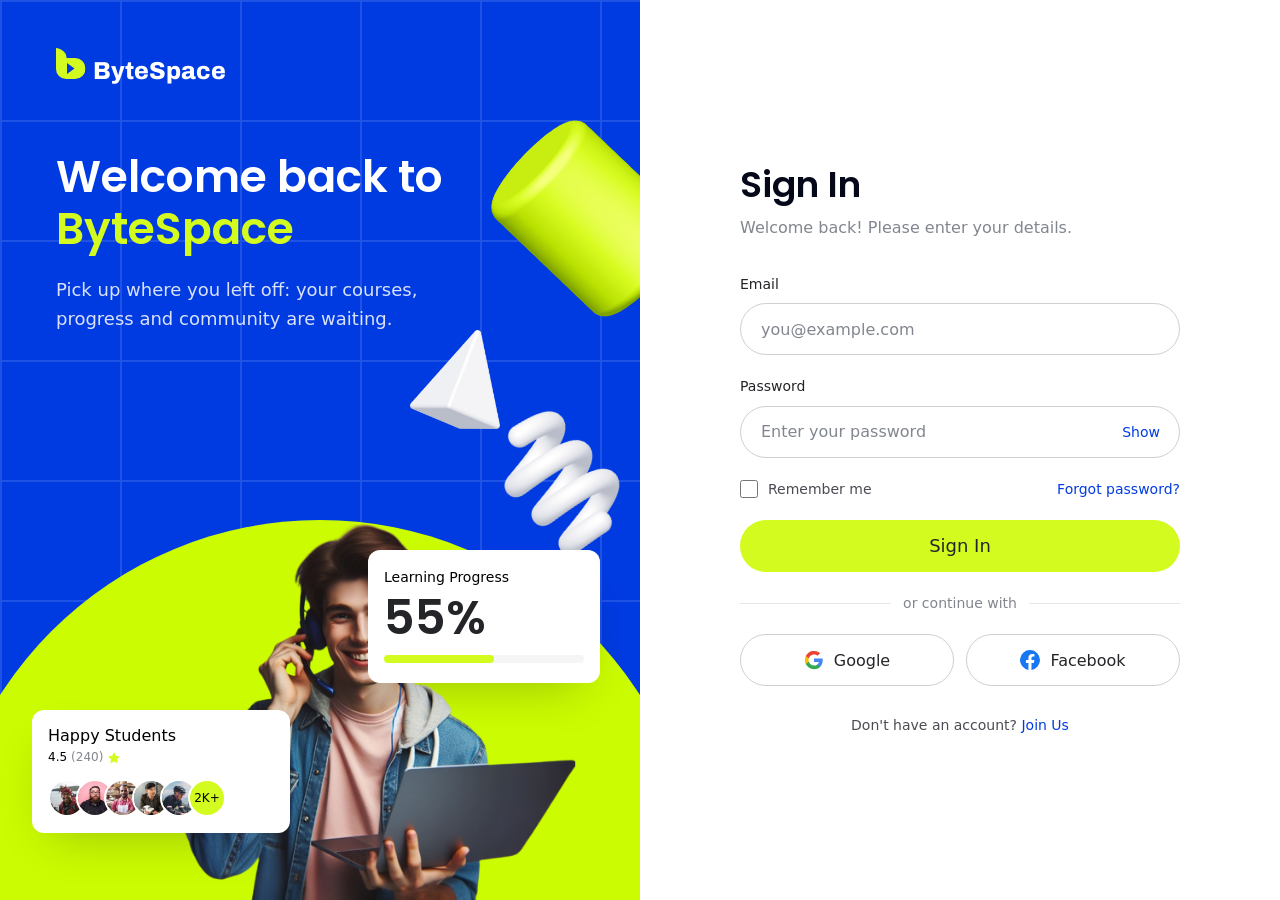
<file: login.html>
<!DOCTYPE html>
<html lang="en">
<head>
  <meta charset="UTF-8">
  <meta name="viewport" content="width=device-width, initial-scale=1.0">
  <title>Sign In — ByteSpace</title>
  <meta name="description" content="Sign in to ByteSpace to continue your learning journey.">
  <link rel="preconnect" href="https://fonts.googleapis.com">
  <link rel="preconnect" href="https://fonts.gstatic.com" crossorigin>
  <link href="https://fonts.googleapis.com/css2?family=Archivo:wdth,wght@62..125,800&family=Poppins:wght@500;600&display=swap" rel="stylesheet">
  <link href="https://api.fontshare.com/v2/css?f[]=satoshi@400,500,700&display=swap" rel="stylesheet">
  <link rel="stylesheet" href="css/style.css">
  <link rel="stylesheet" href="css/auth.css">
</head>
<body>

  <!-- Reusable icons -->
  <svg width="0" height="0" style="position:absolute" aria-hidden="true">
    <symbol id="i-logo" viewBox="0 0 29.5 31"><path fill="currentColor" fill-rule="evenodd" d="M0 0c5 .5 10.5 4 10.5 9.5V10H19a10.5 10.5 0 0 1 0 21h-9A10 10 0 0 1 0 21V0Zm11 15v11l7.5-5.5L11 15Z"/></symbol>
    <symbol id="i-star" viewBox="0 0 20 20"><path fill="currentColor" d="M10 1.5l2.6 5.3 5.9.9-4.3 4.1 1 5.8L10 14.9l-5.2 2.7 1-5.8L1.5 7.7l5.9-.9L10 1.5z"/></symbol>
    <symbol id="i-google" viewBox="0 0 24 24"><path fill="#4285F4" d="M22.5 12.3c0-.8-.1-1.5-.2-2.2H12v4.2h5.9a5 5 0 0 1-2.2 3.3v2.7h3.5c2-1.9 3.3-4.7 3.3-8Z"/><path fill="#34A853" d="M12 23c3 0 5.5-1 7.2-2.7l-3.5-2.7c-1 .7-2.2 1-3.7 1-2.9 0-5.3-1.9-6.2-4.5H2.2v2.8A11 11 0 0 0 12 23Z"/><path fill="#FBBC05" d="M5.8 14.1a6.6 6.6 0 0 1 0-4.2V7.1H2.2a11 11 0 0 0 0 9.8l3.6-2.8Z"/><path fill="#EA4335" d="M12 5.4c1.6 0 3 .6 4.2 1.6l3.1-3.1A11 11 0 0 0 2.2 7.1l3.6 2.8C6.7 7.3 9.1 5.4 12 5.4Z"/></symbol>
    <symbol id="i-facebook" viewBox="0 0 24 24"><path fill="#1877F2" d="M24 12a12 12 0 1 0-13.9 11.9v-8.4h-3V12h3V9.4c0-3 1.8-4.7 4.5-4.7 1.3 0 2.7.2 2.7.2v3h-1.5c-1.5 0-2 .9-2 1.9V12h3.4l-.5 3.5h-2.9v8.4A12 12 0 0 0 24 12Z"/></symbol>
  </svg>

  <div class="auth">
    <!-- Brand panel (desktop) -->
    <aside class="auth__side grid-bg" aria-hidden="true">
      <img class="shape shape--1" src="images/shapes/cylinder-lime.png" alt="">
      <img class="shape shape--2" src="images/shapes/spring-a-white.png" alt="">
      <img class="shape shape--3" src="images/shapes/pyramid-white.png" alt="">

      <a href="index.html" class="logo" tabindex="-1">
        <svg class="logo__mark"><use href="#i-logo"/></svg>
        <span class="logo__text">ByteSpace</span>
      </a>
      <p class="auth__side-title">Welcome back to <span>ByteSpace</span></p>
      <p class="auth__side-text">Pick up where you left off: your courses, progress and community are waiting.</p>

      <div class="auth__visual">
        <div class="auth__circle"></div>
        <img class="auth__person" src="images/hero-boy.png" alt="">
        <div class="info-card progress-card">
          <p class="progress-card__title">Learning Progress</p>
          <p class="progress-card__value">55%</p>
          <div class="progress"><div class="progress__bar"></div></div>
        </div>
        <div class="info-card students-card">
          <p class="info-card__title">Happy Students</p>
          <p class="info-card__meta"><strong>4.5</strong> (240) <svg class="star"><use href="#i-star"/></svg></p>
          <div class="avatars avatars--lg">
            <img src="images/avatars/avatar-2.jpg" alt=""><img src="images/avatars/avatar-7.jpg" alt=""><img src="images/avatars/avatar-5.jpg" alt=""><img src="images/avatars/avatar-6.jpg" alt=""><img src="images/avatars/avatar-8.jpg" alt=""><span class="avatars__more">2K+</span>
          </div>
        </div>
      </div>
    </aside>

    <!-- Form -->
    <main class="auth__main">
      <div class="auth__card">
        <a href="index.html" class="logo logo--dark auth__mobile-logo" aria-label="ByteSpace home">
          <svg class="logo__mark" aria-hidden="true"><use href="#i-logo"/></svg>
          <span class="logo__text">ByteSpace</span>
        </a>

        <h1 class="auth__title">Sign In</h1>
        <p class="auth__subtitle">Welcome back! Please enter your details.</p>

        <form class="form" novalidate data-success="Welcome back! (Demo only — no backend is connected.)">
          <div class="field">
            <label for="email">Email</label>
            <div class="field__control">
              <input id="email" name="email" type="email" placeholder="you@example.com" autocomplete="email" required aria-describedby="email-error">
            </div>
            <p class="field__error" id="email-error"></p>
          </div>
          <div class="field field--password">
            <label for="password">Password</label>
            <div class="field__control">
              <input id="password" name="password" type="password" placeholder="Enter your password" autocomplete="current-password" required minlength="6" aria-describedby="password-error">
              <button type="button" class="field__toggle" aria-controls="password" aria-label="Show password">Show</button>
            </div>
            <p class="field__error" id="password-error"></p>
          </div>
          <div class="form__row">
            <label class="check"><input type="checkbox" name="remember"> Remember me</label>
            <a href="#" class="link">Forgot password?</a>
          </div>
          <button type="submit" class="btn btn--lime">Sign In</button>
          <p class="form__status" role="status"></p>
          <div class="divider">or continue with</div>
          <div class="socials">
            <button type="button" class="btn btn--social"><svg aria-hidden="true"><use href="#i-google"/></svg>Google</button>
            <button type="button" class="btn btn--social"><svg aria-hidden="true"><use href="#i-facebook"/></svg>Facebook</button>
          </div>
        </form>

        <p class="auth__switch">Don't have an account? <a href="signup.html" class="link">Join Us</a></p>
      </div>
    </main>
  </div>

  <script src="js/auth.js"></script>
</body>
</html>
</file>
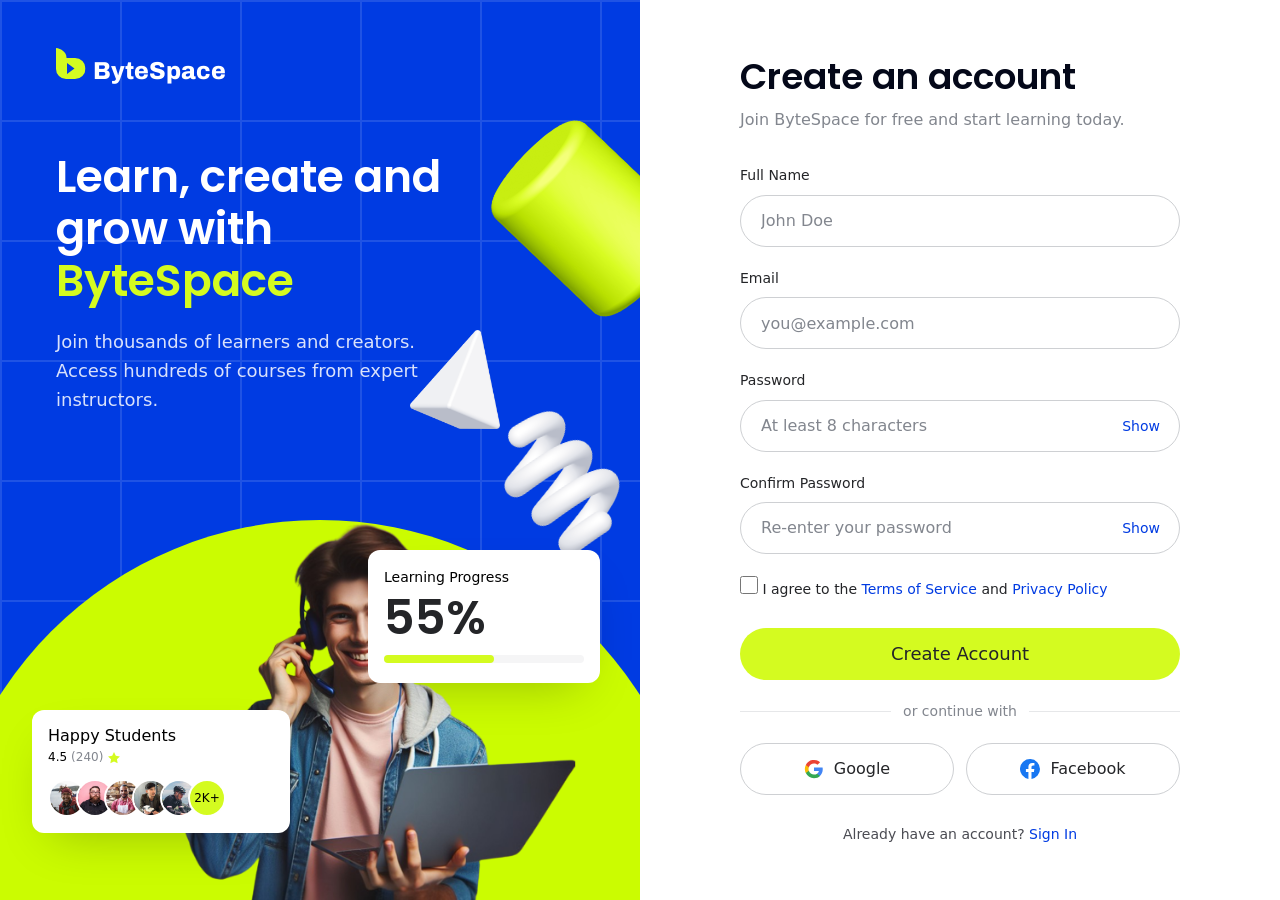
<file: signup.html>
<!DOCTYPE html>
<html lang="en">
<head>
  <meta charset="UTF-8">
  <meta name="viewport" content="width=device-width, initial-scale=1.0">
  <title>Join Us — ByteSpace</title>
  <meta name="description" content="Create a free ByteSpace account and start learning today.">
  <link rel="preconnect" href="https://fonts.googleapis.com">
  <link rel="preconnect" href="https://fonts.gstatic.com" crossorigin>
  <link href="https://fonts.googleapis.com/css2?family=Archivo:wdth,wght@62..125,800&family=Poppins:wght@500;600&display=swap" rel="stylesheet">
  <link href="https://api.fontshare.com/v2/css?f[]=satoshi@400,500,700&display=swap" rel="stylesheet">
  <link rel="stylesheet" href="css/style.css">
  <link rel="stylesheet" href="css/auth.css">
</head>
<body>

  <!-- Reusable icons -->
  <svg width="0" height="0" style="position:absolute" aria-hidden="true">
    <symbol id="i-logo" viewBox="0 0 29.5 31"><path fill="currentColor" fill-rule="evenodd" d="M0 0c5 .5 10.5 4 10.5 9.5V10H19a10.5 10.5 0 0 1 0 21h-9A10 10 0 0 1 0 21V0Zm11 15v11l7.5-5.5L11 15Z"/></symbol>
    <symbol id="i-star" viewBox="0 0 20 20"><path fill="currentColor" d="M10 1.5l2.6 5.3 5.9.9-4.3 4.1 1 5.8L10 14.9l-5.2 2.7 1-5.8L1.5 7.7l5.9-.9L10 1.5z"/></symbol>
    <symbol id="i-google" viewBox="0 0 24 24"><path fill="#4285F4" d="M22.5 12.3c0-.8-.1-1.5-.2-2.2H12v4.2h5.9a5 5 0 0 1-2.2 3.3v2.7h3.5c2-1.9 3.3-4.7 3.3-8Z"/><path fill="#34A853" d="M12 23c3 0 5.5-1 7.2-2.7l-3.5-2.7c-1 .7-2.2 1-3.7 1-2.9 0-5.3-1.9-6.2-4.5H2.2v2.8A11 11 0 0 0 12 23Z"/><path fill="#FBBC05" d="M5.8 14.1a6.6 6.6 0 0 1 0-4.2V7.1H2.2a11 11 0 0 0 0 9.8l3.6-2.8Z"/><path fill="#EA4335" d="M12 5.4c1.6 0 3 .6 4.2 1.6l3.1-3.1A11 11 0 0 0 2.2 7.1l3.6 2.8C6.7 7.3 9.1 5.4 12 5.4Z"/></symbol>
    <symbol id="i-facebook" viewBox="0 0 24 24"><path fill="#1877F2" d="M24 12a12 12 0 1 0-13.9 11.9v-8.4h-3V12h3V9.4c0-3 1.8-4.7 4.5-4.7 1.3 0 2.7.2 2.7.2v3h-1.5c-1.5 0-2 .9-2 1.9V12h3.4l-.5 3.5h-2.9v8.4A12 12 0 0 0 24 12Z"/></symbol>
  </svg>

  <div class="auth">
    <!-- Brand panel (desktop) -->
    <aside class="auth__side grid-bg" aria-hidden="true">
      <img class="shape shape--1" src="images/shapes/cylinder-lime.png" alt="">
      <img class="shape shape--2" src="images/shapes/spring-a-white.png" alt="">
      <img class="shape shape--3" src="images/shapes/pyramid-white.png" alt="">

      <a href="index.html" class="logo" tabindex="-1">
        <svg class="logo__mark"><use href="#i-logo"/></svg>
        <span class="logo__text">ByteSpace</span>
      </a>
      <p class="auth__side-title">Learn, create and grow with <span>ByteSpace</span></p>
      <p class="auth__side-text">Join thousands of learners and creators. Access hundreds of courses from expert instructors.</p>

      <div class="auth__visual">
        <div class="auth__circle"></div>
        <img class="auth__person" src="images/hero-boy.png" alt="">
        <div class="info-card progress-card">
          <p class="progress-card__title">Learning Progress</p>
          <p class="progress-card__value">55%</p>
          <div class="progress"><div class="progress__bar"></div></div>
        </div>
        <div class="info-card students-card">
          <p class="info-card__title">Happy Students</p>
          <p class="info-card__meta"><strong>4.5</strong> (240) <svg class="star"><use href="#i-star"/></svg></p>
          <div class="avatars avatars--lg">
            <img src="images/avatars/avatar-2.jpg" alt=""><img src="images/avatars/avatar-7.jpg" alt=""><img src="images/avatars/avatar-5.jpg" alt=""><img src="images/avatars/avatar-6.jpg" alt=""><img src="images/avatars/avatar-8.jpg" alt=""><span class="avatars__more">2K+</span>
          </div>
        </div>
      </div>
    </aside>

    <!-- Form -->
    <main class="auth__main">
      <div class="auth__card">
        <a href="index.html" class="logo logo--dark auth__mobile-logo" aria-label="ByteSpace home">
          <svg class="logo__mark" aria-hidden="true"><use href="#i-logo"/></svg>
          <span class="logo__text">ByteSpace</span>
        </a>

        <h1 class="auth__title">Create an account</h1>
        <p class="auth__subtitle">Join ByteSpace for free and start learning today.</p>

        <form class="form" novalidate data-success="Account created! (Demo only — no backend is connected.)">
          <div class="field">
            <label for="name">Full Name</label>
            <div class="field__control">
              <input id="name" name="name" type="text" placeholder="John Doe" autocomplete="name" required minlength="2" aria-describedby="name-error">
            </div>
            <p class="field__error" id="name-error"></p>
          </div>
          <div class="field">
            <label for="email">Email</label>
            <div class="field__control">
              <input id="email" name="email" type="email" placeholder="you@example.com" autocomplete="email" required aria-describedby="email-error">
            </div>
            <p class="field__error" id="email-error"></p>
          </div>
          <div class="field field--password">
            <label for="password">Password</label>
            <div class="field__control">
              <input id="password" name="password" type="password" placeholder="At least 8 characters" autocomplete="new-password" required minlength="8" aria-describedby="password-error">
              <button type="button" class="field__toggle" aria-controls="password" aria-label="Show password">Show</button>
            </div>
            <p class="field__error" id="password-error"></p>
          </div>
          <div class="field field--password">
            <label for="confirm">Confirm Password</label>
            <div class="field__control">
              <input id="confirm" name="confirm" type="password" placeholder="Re-enter your password" autocomplete="new-password" required data-match="password" aria-describedby="confirm-error">
              <button type="button" class="field__toggle" aria-controls="confirm" aria-label="Show password">Show</button>
            </div>
            <p class="field__error" id="confirm-error"></p>
          </div>
          <div class="field">
            <label class="check"><input type="checkbox" name="terms" id="terms" required aria-describedby="terms-error"> <span>I agree to the <a href="#" class="link">Terms of Service</a> and <a href="#" class="link">Privacy Policy</a></span></label>
            <p class="field__error" id="terms-error"></p>
          </div>
          <button type="submit" class="btn btn--lime">Create Account</button>
          <p class="form__status" role="status"></p>
          <div class="divider">or continue with</div>
          <div class="socials">
            <button type="button" class="btn btn--social"><svg aria-hidden="true"><use href="#i-google"/></svg>Google</button>
            <button type="button" class="btn btn--social"><svg aria-hidden="true"><use href="#i-facebook"/></svg>Facebook</button>
          </div>
        </form>

        <p class="auth__switch">Already have an account? <a href="login.html" class="link">Sign In</a></p>
      </div>
    </main>
  </div>

  <script src="js/auth.js"></script>
</body>
</html>
</file>
<file: css/style.css>
/* =========================================================
   ByteSpace — Landing page
   Built from the Figma "Home" frame (1440px wide).

   1. Design tokens
   2. Base
   3. Reusable components
   4. Page sections (top to bottom)
   5. Responsive
   ========================================================= */

/* ---------- 1. Design tokens ---------- */
:root {
  --brand: #003be2;
  --brand-dark: #0030b8;
  --grid-line: #1f53e5;
  --lime: #d4fb20;
  --lime-dark: #c2e80f;
  --lime-circle: #cbfc01;
  --black: #000000;
  --heading: #040819;
  --ink: #242528;
  --text-2: #4b4c53;
  --muted: #82868e;
  --line: #ced0d3;
  --line-soft: #e6e7e9;
  --surface: #f5f5f6;
  --white: #ffffff;

  --font-heading: "Poppins", system-ui, sans-serif;
  --font-body: "Satoshi", system-ui, -apple-system, "Segoe UI", sans-serif;
  --font-logo: "Archivo", system-ui, sans-serif;

  --radius-sm: 12px;
  --radius: 20px;
  --radius-lg: 24px;
  --shadow: 0 20px 50px -20px rgba(4, 8, 25, 0.25);
}

/* ---------- 2. Base ---------- */
*,
*::before,
*::after {
  box-sizing: border-box;
  margin: 0;
  padding: 0;
}

html { scroll-behavior: smooth; }

body {
  font-family: var(--font-body);
  color: var(--ink);
  background: var(--white);
  line-height: 1.6;
  overflow-x: hidden;
  -webkit-font-smoothing: antialiased;
}

img,
svg {
  display: block;
  max-width: 100%;
}

a {
  color: inherit;
  text-decoration: none;
}

ul { list-style: none; }

button,
input {
  font: inherit;
  color: inherit;
}

button {
  cursor: pointer;
  background: none;
  border: 0;
}

.sr-only {
  position: absolute;
  width: 1px;
  height: 1px;
  overflow: hidden;
  clip: rect(0 0 0 0);
  white-space: nowrap;
}

/* ---------- 3. Reusable components ---------- */

/* Container: 1200px content, 120px side margins on a 1440px screen */
.container {
  width: 100%;
  max-width: calc(1200px + 2 * var(--gutter, 16px));
  margin: 0 auto;
  padding-left: var(--gutter, 16px);
  padding-right: var(--gutter, 16px);
}

/* Blue background with the 120px grid used in the hero and CTA */
.grid-bg {
  background-color: var(--brand);
  background-image:
    linear-gradient(to right, var(--grid-line) 2px, transparent 2px),
    linear-gradient(to bottom, var(--grid-line) 2px, transparent 2px);
  background-size: 120px 120px;
}

/* Buttons */
.btn {
  display: inline-flex;
  align-items: center;
  justify-content: center;
  height: 46px;
  padding: 0 24px;
  border-radius: 999px;
  font-size: 18px;
  font-weight: 500;
  white-space: nowrap;
  transition: background-color 0.2s;
}
.btn:focus-visible {
  outline: 2px solid var(--lime);
  outline-offset: 2px;
}
.btn--lime { background: var(--lime); color: var(--ink); }
.btn--lime:hover { background: var(--lime-dark); }
.btn--brand { background: var(--brand); color: var(--white); }
.btn--brand:hover { background: var(--brand-dark); }

/* Section heading (Poppins) + intro paragraph */
.heading {
  font-family: var(--font-heading);
  font-size: 44px;
  font-weight: 600;
  line-height: 52px;
  letter-spacing: -0.3px;
  color: var(--heading);
}
.heading--md { font-size: 36px; line-height: 44px; }
.heading--light { color: var(--white); }
.intro {
  font-size: 18px;
  line-height: 29px;
  color: var(--muted);
}
.section-head {
  max-width: 920px;
  margin: 0 auto;
  text-align: center;
}
.section-head .intro { margin-top: 24px; }

/* Logo */
.logo {
  display: inline-flex;
  align-items: flex-end;
  gap: 7px;
  font-family: var(--font-logo);
  font-size: 24.5px;
  font-weight: 800;
  font-stretch: 97%;
  line-height: 1;
  color: var(--white);
}
.logo--dark { color: var(--ink); }
.logo__mark {
  flex-shrink: 0;
  width: 29.5px;
  height: 31px;
  color: var(--lime);
}
.logo__text { margin-bottom: -4px; }

/* Decorative 3D shapes */
.shape {
  position: absolute;
  height: auto;
  pointer-events: none;
  user-select: none;
}

/* White floating info card (hero, growth, create sections) */
.info-card {
  position: absolute;
  z-index: 3;
  padding: 16px;
  border-radius: var(--radius-sm);
  background: var(--white);
  box-shadow: var(--shadow);
  color: var(--black);
}
.info-card__title { font-size: 16px; line-height: 20px; }
.info-card__meta {
  display: flex;
  align-items: center;
  gap: 4px;
  margin-top: 2px;
  font-size: 12px;
  color: var(--muted);
}
.info-card__meta strong { font-weight: 500; color: var(--black); }

/* Learning progress card */
.progress-card { width: 232px; padding: 16px 16px 20px; }
.progress-card__title { font-size: 14px; }
.progress-card__value {
  margin-top: 4px;
  font-family: var(--font-heading);
  font-size: 48px;
  font-weight: 600;
  line-height: 1.1;
  color: var(--ink);
}
.progress {
  height: 8px;
  margin-top: 10px;
  border-radius: 999px;
  background: var(--surface);
}
.progress__bar {
  width: 55%;
  height: 100%;
  border-radius: inherit;
  background: var(--lime);
}

/* Avatar stack */
.avatars { display: flex; }
.avatars img,
.avatars__more {
  width: 30px;
  height: 30px;
  border: 2px solid var(--white);
  border-radius: 50%;
  object-fit: cover;
}
.avatars > * + * { margin-left: -8px; }
.avatars__more {
  display: grid;
  place-items: center;
  background: var(--lime);
  font-size: 12px;
  font-weight: 500;
  color: var(--black);
}
.avatars--lg img,
.avatars--lg .avatars__more { width: 38px; height: 38px; }
.avatars--lg > * + * { margin-left: -10px; }

/* Happy students card */
.students-card { width: 258px; }
.students-card .avatars { margin-top: 12px; }
.star { width: 14px; height: 14px; color: var(--lime); }

/* Course card */
.course-card {
  display: flex;
  flex-direction: column;
  padding: 15px 15px 17px;
  border: 1px solid var(--line);
  border-radius: var(--radius);
  background: var(--white);
  transition: box-shadow 0.2s, transform 0.2s;
}
.course-card:hover {
  transform: translateY(-4px);
  box-shadow: var(--shadow);
}
.course-card__media {
  position: relative;
  overflow: hidden;
  border-radius: var(--radius-sm);
}
.course-card__media img {
  width: 100%;
  aspect-ratio: 341 / 195;
  object-fit: cover;
}
.course-card__tags {
  position: absolute;
  left: 15px;
  right: 15px;
  bottom: 18px;
  display: flex;
  gap: 12px;
}
.course-card__tags span {
  padding: 3px 12px;
  border-radius: 999px;
  background: rgba(245, 245, 246, 0.55);
  backdrop-filter: blur(6px);
  font-size: 12px;
  line-height: 18px;
  color: var(--text-2);
  white-space: nowrap;
}
.course-card__head {
  display: flex;
  align-items: center;
  justify-content: space-between;
  gap: 12px;
  margin-top: 16px;
}
.course-card__title {
  overflow: hidden;
  font-family: var(--font-heading);
  font-size: 20px;
  font-weight: 600;
  line-height: 1.2;
  color: var(--black);
  white-space: nowrap;
  text-overflow: ellipsis;
}
.rating {
  display: flex;
  flex-shrink: 0;
  align-items: center;
  gap: 4px;
  font-size: 18px;
  color: #4f4f4f;
}
.rating .star { width: 16px; height: 16px; color: var(--line); }
.course-card__by {
  margin-top: 4px;
  font-size: 12px;
  color: var(--muted);
}
.course-card__by a { color: var(--brand); }
.course-card__row {
  display: flex;
  align-items: center;
  gap: 12px;
  margin-top: 12px;
}
.level {
  display: inline-flex;
  align-items: center;
  gap: 6px;
  height: 32px;
  padding: 0 14px;
  border-radius: 999px;
  background: var(--surface);
  font-size: 12px;
  color: var(--text-2);
}
.level svg { width: 14px; height: 14px; color: var(--ink); }
.price {
  margin-top: 10px;
  font-size: 12px;
  color: var(--muted);
}
.price strong {
  font-size: 20px;
  font-weight: 700;
  color: var(--brand);
}

/* Blue check list */
.checklist {
  display: grid;
  gap: 16px;
}
.checklist li {
  display: flex;
  align-items: center;
  gap: 12px;
  font-size: 18px;
  color: var(--ink);
}
.checklist svg { width: 20px; height: 20px; flex-shrink: 0; color: var(--brand); }

/* ---------- 4. Page sections ---------- */

/* Header / navbar */
.header {
  position: relative;
  z-index: 30;
}
.nav {
  display: flex;
  align-items: center;
  justify-content: space-between;
  height: 118px;
}
.nav__links,
.nav__actions { display: none; }
.nav__links a,
.nav__actions a {
  font-size: 16px;
  color: rgba(255, 255, 255, 0.85);
  transition: color 0.2s;
}
.nav__links a:hover,
.nav__actions a:hover { color: var(--lime); }
.nav__links a.is-active { color: var(--white); font-weight: 500; }
.nav__end {
  display: flex;
  align-items: center;
  gap: 4px;
}
.nav__cart {
  display: grid;
  place-items: center;
  width: 32px;
  height: 32px;
  color: var(--white);
}
.nav__cart:hover { color: var(--lime); }
.nav__cart svg { width: 22px; height: 22px; }
.nav__toggle {
  display: grid;
  place-items: center;
  width: 40px;
  height: 40px;
  color: var(--white);
}
.nav__toggle svg { width: 24px; height: 24px; }
.nav__toggle .icon-close { display: none; }
.header.is-open .icon-open { display: none; }
.header.is-open .icon-close { display: block; }
.mobile-menu {
  display: none;
  position: absolute;
  top: 100px;
  left: 16px;
  right: 16px;
  padding: 16px;
  border-radius: 16px;
  background: var(--white);
  box-shadow: var(--shadow);
}
.header.is-open .mobile-menu { display: block; }
.mobile-menu ul a {
  display: block;
  padding: 10px 12px;
  border-radius: 8px;
  font-weight: 500;
}
.mobile-menu ul a:hover { background: var(--surface); }
.mobile-menu__actions {
  display: grid;
  grid-template-columns: 1fr 1fr;
  gap: 8px;
  margin-top: 12px;
}
.mobile-menu__actions .btn { height: 40px; font-size: 16px; }

/* Hero */
.hero {
  position: relative;
  overflow: hidden;
  background-position: 0 -2px;
}
.hero__content {
  position: relative;
  z-index: 2;
  padding-top: 50px;
  text-align: center;
}
.hero__title {
  font-family: var(--font-heading);
  font-size: 70.5px;
  font-weight: 600;
  line-height: 86px;
  color: var(--white);
}
.hero__text {
  margin-top: 40px;
  font-size: 18px;
  color: var(--white);
}
.search {
  display: flex;
  align-items: center;
  justify-content: center;
  gap: 16px;
  margin-top: 54px;
}
.search__field {
  position: relative;
  width: 460px;
  max-width: 100%;
}
.search__field svg {
  position: absolute;
  left: 26px;
  top: 50%;
  width: 20px;
  height: 20px;
  transform: translateY(-50%);
  color: var(--muted);
}
.search__field input {
  width: 100%;
  height: 52px;
  padding: 0 24px 0 56px;
  border: 0;
  border-radius: 999px;
  outline: 0;
  background: var(--white);
  font-size: 18px;
  color: var(--ink);
}
.search__field input::placeholder { color: var(--muted); }

.hero__stage {
  position: relative;
  height: 475px;
  margin-top: 34px;
}
.hero__circle {
  position: absolute;
  left: 50%;
  top: 37px;
  width: 1148px;
  height: 1148px;
  border-radius: 50%;
  background: var(--lime-circle);
  transform: translateX(-50%);
}
.hero__boy {
  position: absolute;
  left: calc(50% - 207px);
  top: 0;
  z-index: 2;
  width: 516px;
}
.hero__card-course { left: calc(50% - 316px); top: 91px; width: 208px; padding: 14px 16px; }
.hero__card-progress { left: calc(50% + 122px); top: 103px; }
.hero__card-students { left: calc(50% - 392px); top: 289px; }

.hero .shape--1 { left: -32px; top: 282px; width: 232px; transform: rotate(-8deg); }
.hero .shape--2 { left: 214px; top: 505px; width: 118px; transform: rotate(-30deg); }
.hero .shape--3 { left: 66px; top: 740px; width: 240px; }
.hero .shape--4 { right: -70px; top: 250px; width: 240px; transform: rotate(-20deg); }
.hero .shape--5 { right: 184px; top: 484px; width: 126px; }
.hero .shape--6 { right: 50px; top: 708px; width: 196px; transform: rotate(-12deg); }

/* Logo strip */
.brands {
  padding: 80px 0;
  background: var(--surface);
}
.brands__list {
  display: flex;
  flex-wrap: wrap;
  align-items: center;
  justify-content: space-between;
  gap: 32px;
  padding: 0 34px;
}
.brands__list img { height: 41px; width: auto; }

/* Courses */
.courses { padding: 65px 0 75px; }
.chips {
  display: grid;
  gap: 21px;
  margin-top: 46px;
}
.chips__row {
  display: flex;
  flex-wrap: wrap;
  justify-content: center;
  gap: 21px 18px;
}
.chip {
  height: 43px;
  padding: 0 16px;
  border-radius: 999px;
  background: var(--surface);
  font-size: 16px;
  color: var(--text-2);
  transition: background-color 0.2s;
}
.chip:hover { background: #ebebed; }
.chip.is-active { background: var(--lime); color: var(--ink); }
.chip--more { background: none; color: var(--brand); }
.chip--more:hover { background: none; text-decoration: underline; }
.course-grid {
  display: grid;
  gap: 40px;
  margin-top: 77px;
}

/* Learning paths */
.paths { padding: 0 0 120px; }
.path-grid {
  display: grid;
  grid-template-columns: repeat(2, minmax(0, 1fr));
  gap: 40px;
  margin-top: 57px;
}
.path-card {
  display: flex;
  flex-direction: column;
  align-items: center;
  justify-content: center;
  gap: 22px;
  aspect-ratio: 1;
  border: 1px solid var(--line);
  border-radius: var(--radius-lg);
  background: var(--white);
  font-size: 20px;
  color: var(--black);
  transition: border-color 0.2s, box-shadow 0.2s;
}
.path-card:hover {
  border-color: var(--brand);
  box-shadow: var(--shadow);
}
.path-card__icon {
  display: grid;
  place-items: center;
  width: 60px;
  height: 60px;
  border-radius: 50%;
  background: var(--lime);
}
.path-card__icon img { width: auto; height: auto; }

/* Growth + Create share one soft gradient background */
.features {
  background:
    radial-gradient(420px 380px at 28% 3%, rgba(212, 251, 32, 0.35), transparent 70%),
    radial-gradient(420px 420px at 0% 48%, rgba(0, 59, 226, 0.14), transparent 70%),
    radial-gradient(360px 360px at 2% 90%, rgba(212, 251, 32, 0.35), transparent 70%),
    radial-gradient(460px 420px at 92% 96%, rgba(0, 59, 226, 0.18), transparent 70%),
    #fafafa;
}
.split {
  display: grid;
  align-items: center;
  gap: 48px;
}

/* Professional growth */
.growth { padding: 120px 0 20px; }
.growth .intro {
  max-width: 480px;
  margin-top: 50px;
  color: var(--text-2);
}
.stats {
  display: flex;
  gap: 56px;
  margin-top: 46px;
}
.stats dd {
  font-size: 36px;
  font-weight: 500;
  line-height: 1.2;
  color: var(--brand);
}
.stats dt {
  font-size: 18px;
  color: var(--text-2);
}
.stats div { display: flex; flex-direction: column-reverse; }
.growth__visual {
  position: relative;
  height: 560px;
}
.growth__visual .course-card {
  position: absolute;
  left: 0;
  top: 0;
  width: 372px;
}
.growth__boy {
  position: absolute;
  left: 60px;
  top: 38px;
  z-index: 2;
  width: 516px;
  filter: drop-shadow(0 30px 30px rgba(4, 8, 25, 0.2));
}
.growth__visual .progress-card { left: 343px; top: 212px; }
.growth__visual .shape { left: 450px; top: 90px; z-index: 4; width: 128px; transform: rotate(10deg); }

/* Create & manage */
.create { padding: 54px 0 106px; }
.create__visual {
  position: relative;
  height: 600px;
}
.create__girl {
  position: absolute;
  left: -100px;
  top: 0;
  z-index: 2;
  width: 560px;
  max-width: none;
}
.money-card {
  position: absolute;
  z-index: 1;
  padding: 16px;
  border-radius: var(--radius-sm);
  background: var(--brand);
  color: var(--white);
}
.money-card__title { font-size: 16px; line-height: 20px; }
.money-card__date { font-size: 10px; opacity: 0.85; }
.money-card__value {
  margin-top: 8px;
  font-size: 24px;
  font-weight: 700;
  line-height: 1.2;
}
.money-card--revenue { left: 0; top: 8px; width: 250px; }
.money-card--revenue .progress {
  width: 150px;
  margin-top: 12px;
  background: var(--white);
}
.money-card--revenue .progress__bar { width: 75%; }
.money-card--ytd { left: 0; top: 158px; width: 134px; }
.money-card__badge {
  display: inline-block;
  margin-top: 10px;
  padding: 2px 8px;
  border-radius: 999px;
  background: var(--lime);
  font-size: 10px;
  color: var(--black);
}
.create__visual .students-card { left: 283px; top: 377px; }
.create__visual .shape { left: 338px; top: 112px; z-index: 3; width: 144px; transform: rotate(18deg); }
.create .intro {
  max-width: 560px;
  margin-top: 50px;
  color: var(--text-2);
}
.create .intro strong { font-weight: 700; color: var(--ink); }
.create .checklist { margin-top: 50px; }

/* Creator CTA */
.cta {
  position: relative;
  overflow: hidden;
  padding: 82px 0 79px;
  text-align: center;
  background-position: 0 -2px;
}
.cta .container { position: relative; z-index: 2; }
.cta .heading { max-width: 620px; margin: 0 auto; }
.cta__text {
  max-width: 965px;
  margin: 50px auto 0;
  font-size: 18px;
  line-height: 29px;
  color: var(--white);
}
.cta .btn { margin-top: 40px; }
.cta .shape--1 { left: -40px; top: -40px; width: 220px; }
.cta .shape--2 { left: 208px; top: 34px; width: 118px; transform: rotate(-25deg); }
.cta .shape--3 { left: -14px; top: 240px; width: 132px; transform: scaleX(-1); }
.cta .shape--4 { left: 66px; top: 370px; width: 244px; }
.cta .shape--5 { right: 208px; top: 20px; width: 126px; }
.cta .shape--6 { right: -84px; top: 38px; width: 260px; transform: rotate(-18deg); }
.cta .shape--7 { right: 68px; top: 328px; width: 196px; transform: rotate(-10deg); }

/* Testimonials */
.testimonials {
  padding: 80px 0 38px;
  background:
    radial-gradient(360px 300px at 50% 22%, rgba(212, 251, 32, 0.45), transparent 70%),
    radial-gradient(360px 420px at 100% 50%, rgba(212, 251, 32, 0.35), transparent 70%),
    radial-gradient(420px 360px at 0% 100%, rgba(0, 59, 226, 0.16), transparent 70%),
    #fafafa;
}
.testimonials__head {
  display: grid;
  gap: 32px;
  align-items: center;
}
.testimonials__head .intro { color: var(--text-2); }
.review-grid {
  display: grid;
  gap: 42px;
  margin-top: 70px;
  align-items: start;
}
.review {
  padding: 24px 24px 30px;
  border-radius: var(--radius-lg);
  background: var(--white);
}
.review__avatar {
  width: 80px;
  height: 80px;
  border-radius: 50%;
  object-fit: cover;
}
.review__name {
  margin-top: 26px;
  font-family: var(--font-heading);
  font-size: 19px;
  font-weight: 600;
  color: var(--black);
}
.review__role { font-size: 17px; color: var(--brand); }
.review blockquote {
  margin-top: 30px;
  font-size: 18px;
  line-height: 29px;
  color: var(--text-2);
}

/* Footer (Figma frame: 1440 x 525) */
.footer {
  padding-top: 70px;
  border-top: 1px solid var(--line);
  color: var(--ink);
}
.footer__top {
  display: grid;
  gap: 48px;
  margin-bottom: 64px;
}
.footer__logo {
  display: flex;
  width: max-content;
}
.footer__text {
  margin-top: 22px;
  font-size: 14px;
  line-height: 22px;
}
.newsletter {
  display: flex;
  align-items: flex-start;
  gap: 24px;
  max-width: 504px;
  margin-top: 45px;
}
.newsletter input {
  flex: 1;
  min-width: 0;
  height: 52px;
  padding: 0 24px;
  border: 1px solid var(--line);
  border-radius: 999px;
  outline: 0;
  font-size: 16px;
}
.newsletter input::placeholder { color: var(--ink); }
.newsletter input:focus { border-color: var(--brand); }
.newsletter .btn { font-size: 16px; }
.newsletter__msg:empty { display: none; }
.newsletter__msg {
  margin-top: 8px;
  font-size: 12px;
  color: var(--brand);
}
.footer__note {
  max-width: 470px;
  margin-top: 24px;
  font-size: 12px;
  line-height: 19px;
}
.footer__links {
  display: grid;
  grid-template-columns: repeat(2, minmax(0, 1fr));
  gap: 38px 24px;
}
.footer__links ul {
  display: grid;
  align-content: start;
  gap: 16px;
}
.footer__links a {
  display: block;
  font-size: 14px;
  line-height: 22px;
}
.footer__links a:hover,
.footer__legal a:hover { color: var(--brand); }
.footer__bottom {
  display: flex;
  flex-direction: column;
  gap: 16px;
  padding: 22px 0 48px;
  border-top: 2px solid var(--line-soft);
  font-size: 12px;
}
.footer__bottom p,
.footer__legal a { font-size: 12px; line-height: 19px; }
.footer__legal {
  display: flex;
  flex-wrap: wrap;
  gap: 8px 24px;
}

/* ---------- 5. Responsive ---------- */

/* Phones: hide the busier decorations, shrink big type */
@media (max-width: 767px) {
  .heading { font-size: 32px; }
  .heading--md { font-size: 28px; }
  .hero__title { font-size: 40px; line-height: 1.2; }
  .hero__text { margin-top: 24px; font-size: 16px; }
  .search { flex-wrap: wrap; margin-top: 32px; }
  .hero .shape,
  .cta .shape,
  .hero__card-course { display: none; }
  .brands { padding: 40px 0; }
  .brands__list { justify-content: center; gap: 20px 28px; padding: 0; }
  .brands__list img { height: 28px; }
  .hero__stage { height: 420px; }
  .hero__boy { left: 50%; width: 420px; max-width: none; transform: translateX(-50%); }
  .hero__card-progress { left: auto; right: 0; top: 40px; width: 170px; }
  .progress-card__value { font-size: 36px; }
  .hero__card-students { left: 0; top: 280px; width: 230px; }
  .growth__visual,
  .create__visual { transform: scale(0.62); transform-origin: top left; height: 360px; }
  .stats { gap: 32px; }
}

@media (min-width: 640px) {
  .footer__links { grid-template-columns: repeat(3, minmax(0, 1fr)); }
  .footer__bottom { flex-direction: row; align-items: center; justify-content: space-between; }
}

@media (min-width: 768px) {
  .course-grid,
  .review-grid { grid-template-columns: repeat(2, minmax(0, 1fr)); }
  .path-grid { grid-template-columns: repeat(3, minmax(0, 1fr)); }
}

/* Desktop: the Figma layout */
@media (min-width: 1024px) {
  :root { --gutter: 32px; }

  .nav { display: grid; grid-template-columns: 1fr auto 1fr; }
  .nav__links { display: flex; gap: 24px; }
  .nav__end { justify-self: end; gap: 24px; }
  .nav__actions { display: flex; align-items: center; gap: 24px; }
  .nav__toggle,
  .header.is-open .mobile-menu { display: none; }

  .course-grid,
  .review-grid { grid-template-columns: repeat(3, minmax(0, 1fr)); }
  .path-grid { grid-template-columns: repeat(6, minmax(0, 1fr)); }

  .split { grid-template-columns: minmax(0, 1fr) minmax(0, 1fr); gap: 40px; }
  .create__visual { order: -1; }

  .testimonials__head { grid-template-columns: 1fr 582px; gap: 0; }

  .footer__top {
    grid-template-columns: 504px 1fr;
    gap: 0;
    margin-bottom: 129px;
  }
  .footer__links {
    grid-template-columns: 207px 207px auto;
    gap: 0;
    padding-top: 48px;
    padding-left: 116px;
  }
}
</file>
<file: css/auth.css>
/* =========================================================
   ByteSpace — Login & Signup pages
   Loaded after style.css, so it reuses its tokens and
   components (.logo, .btn, .grid-bg, .shape, .info-card, ...).
   ========================================================= */

.auth {
  display: grid;
  min-height: 100vh;
}

/* ---------- Left: blue brand panel (desktop only) ---------- */
.auth__side {
  position: relative;
  display: none;
  overflow: hidden;
  padding: 48px 56px 0;
  color: var(--white);
}
.auth__side .logo { position: relative; z-index: 2; }
.auth__side-title {
  position: relative;
  z-index: 2;
  max-width: 460px;
  margin-top: 64px;
  font-family: var(--font-heading);
  font-size: 44px;
  font-weight: 600;
  line-height: 52px;
}
.auth__side-title span { color: var(--lime); }
.auth__side-text {
  position: relative;
  z-index: 2;
  max-width: 420px;
  margin-top: 20px;
  font-size: 18px;
  line-height: 29px;
  color: rgba(255, 255, 255, 0.85);
}

.auth__visual {
  position: absolute;
  left: 0;
  right: 0;
  bottom: 0;
  height: 420px;
}
.auth__circle {
  position: absolute;
  left: 50%;
  top: 40px;
  width: 760px;
  height: 760px;
  border-radius: 50%;
  background: var(--lime-circle);
  transform: translateX(-50%);
}
.auth__person {
  position: absolute;
  left: 50%;
  bottom: -8px;
  z-index: 2;
  width: 440px;
  max-width: none;
  transform: translateX(-42%);
}
.auth__visual .progress-card { left: auto; right: 40px; top: 70px; }
.auth__visual .students-card { left: 32px; top: 230px; }

.auth__side .shape--1 { right: -40px; top: 120px; width: 180px; transform: rotate(-20deg); }
.auth__side .shape--2 { right: 24px; top: 410px; width: 110px; transform: rotate(-20deg); }
.auth__side .shape--3 { right: 140px; top: 330px; width: 90px; }

/* ---------- Right: form ---------- */
.auth__main {
  display: flex;
  align-items: center;
  justify-content: center;
  padding: 40px 16px;
}
.auth__card {
  width: 100%;
  max-width: 440px;
}
.auth__mobile-logo { margin-bottom: 40px; }
.auth__title {
  font-family: var(--font-heading);
  font-size: 36px;
  font-weight: 600;
  line-height: 44px;
  color: var(--heading);
}
.auth__subtitle {
  margin-top: 8px;
  font-size: 16px;
  color: var(--muted);
}

.form {
  display: grid;
  gap: 20px;
  margin-top: 32px;
}

/* Text field: label + input + error message */
.field label {
  display: block;
  margin-bottom: 8px;
  font-size: 14px;
  font-weight: 500;
  color: var(--ink);
}
.field__control { position: relative; }
.field input {
  width: 100%;
  height: 52px;
  padding: 0 20px;
  border: 1px solid var(--line);
  border-radius: 999px;
  outline: 0;
  background: var(--white);
  font-size: 16px;
  color: var(--ink);
  transition: border-color 0.2s, box-shadow 0.2s;
}
.field input::placeholder { color: var(--muted); }
.field input:focus {
  border-color: var(--brand);
  box-shadow: 0 0 0 3px rgba(0, 59, 226, 0.12);
}
.field.is-invalid input { border-color: #e5484d; }
.field__error {
  margin-top: 6px;
  padding-left: 20px;
  font-size: 12px;
  color: #d93036;
}
.field__error:empty { display: none; }

/* Show / hide password button inside the input */
.field--password input { padding-right: 72px; }
.field__toggle {
  position: absolute;
  right: 20px;
  top: 50%;
  transform: translateY(-50%);
  font-size: 14px;
  font-weight: 500;
  color: var(--brand);
}

/* Checkbox row */
.form__row {
  display: flex;
  flex-wrap: wrap;
  align-items: center;
  justify-content: space-between;
  gap: 8px;
  font-size: 14px;
}
.check {
  display: flex;
  align-items: flex-start;
  gap: 10px;
  font-size: 14px;
  color: var(--text-2);
  cursor: pointer;
}
.check input {
  flex-shrink: 0;
  width: 18px;
  height: 18px;
  margin-top: 2px;
  accent-color: var(--brand);
}
.link {
  font-weight: 500;
  color: var(--brand);
}
.link:hover { text-decoration: underline; }

.form .btn { width: 100%; height: 52px; }

/* Success message after a valid submit */
.form__status {
  padding: 12px 16px;
  border-radius: var(--radius-sm);
  background: rgba(212, 251, 32, 0.35);
  font-size: 14px;
  text-align: center;
  color: var(--ink);
}
.form__status:empty { display: none; }

/* "or continue with" divider */
.divider {
  display: flex;
  align-items: center;
  gap: 12px;
  font-size: 14px;
  color: var(--muted);
}
.divider::before,
.divider::after {
  content: "";
  flex: 1;
  height: 1px;
  background: var(--line-soft);
}

/* Social sign-in buttons */
.socials {
  display: grid;
  grid-template-columns: 1fr 1fr;
  gap: 12px;
}
.btn--social {
  gap: 10px;
  height: 52px;
  border: 1px solid var(--line);
  background: var(--white);
  font-size: 16px;
  color: var(--ink);
}
.btn--social:hover { background: var(--surface); }
.btn--social svg { width: 20px; height: 20px; }

.auth__switch {
  margin-top: 28px;
  font-size: 14px;
  text-align: center;
  color: var(--text-2);
}

/* ---------- Desktop ---------- */
@media (min-width: 1024px) {
  .auth { grid-template-columns: minmax(0, 1fr) minmax(0, 1fr); }
  .auth__side { display: block; }
  .auth__main { padding: 48px 32px; }
  .auth__mobile-logo { display: none; }
}
</file>
